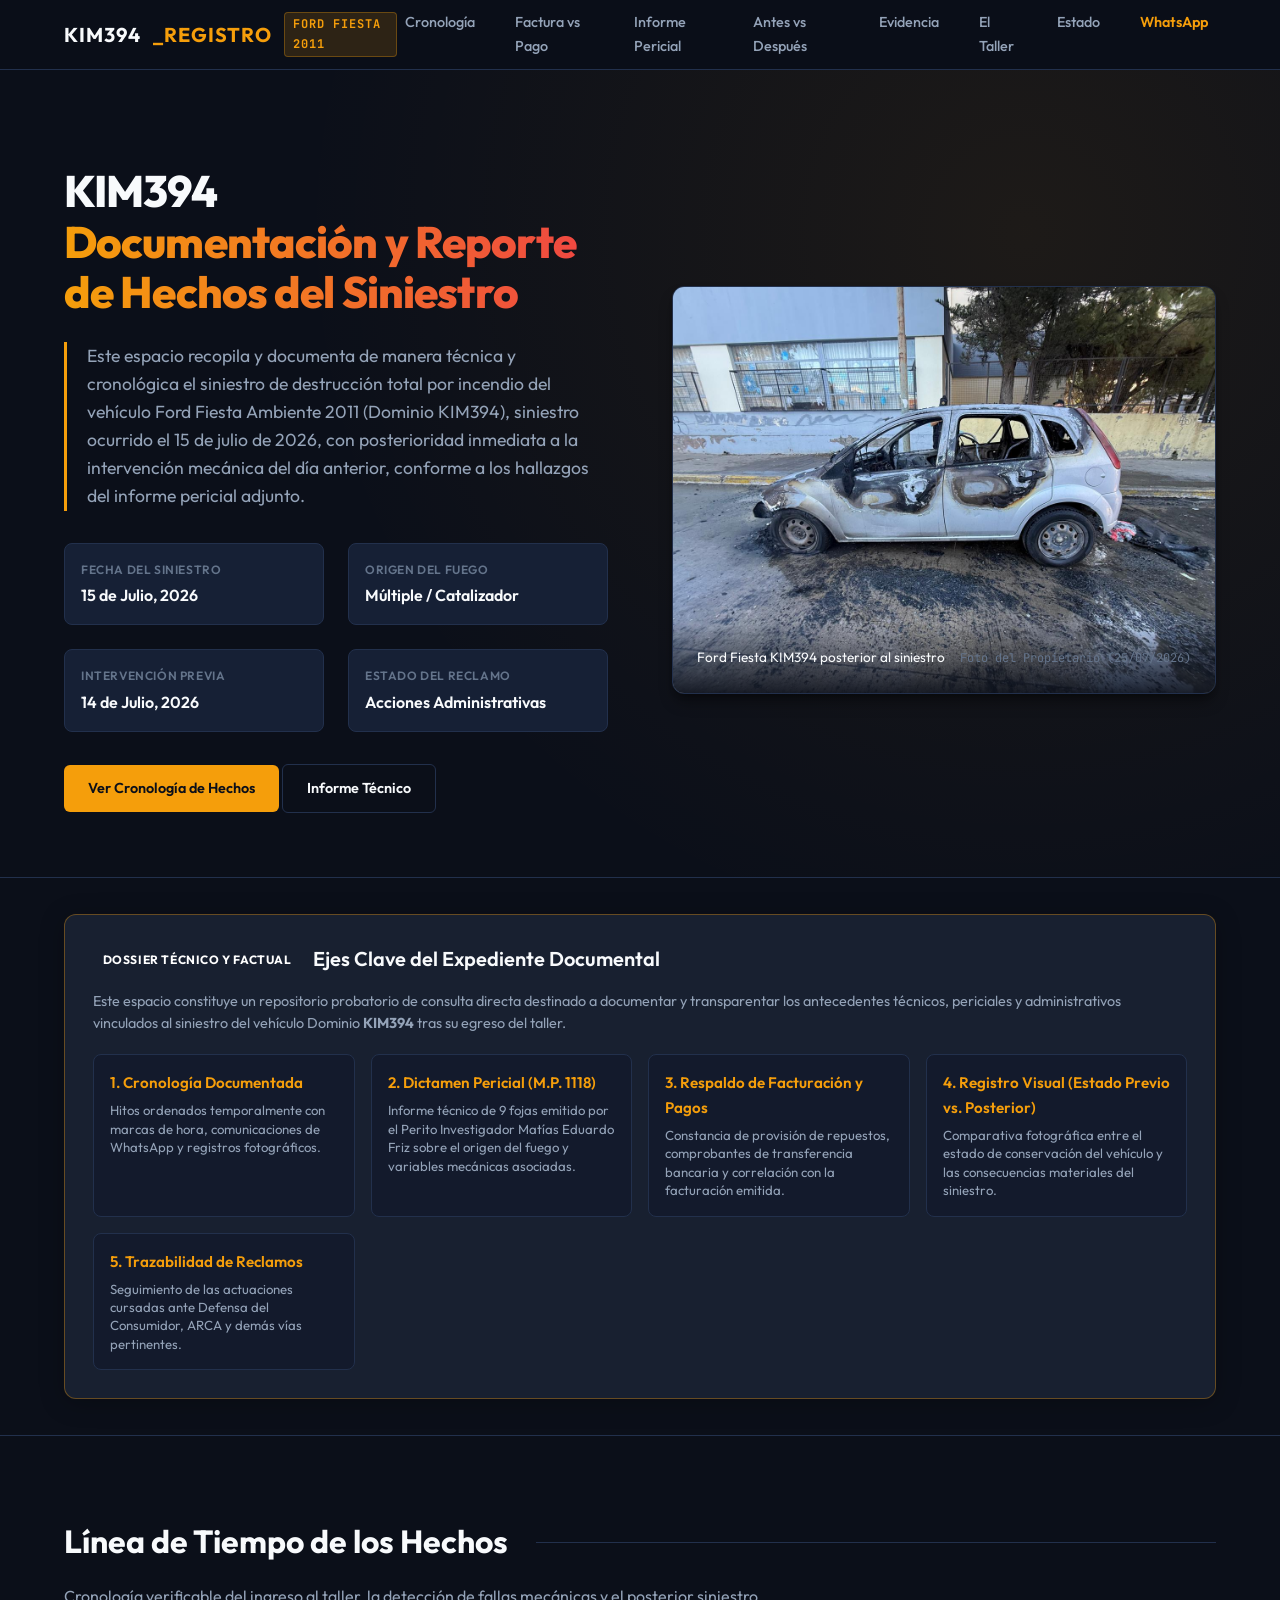
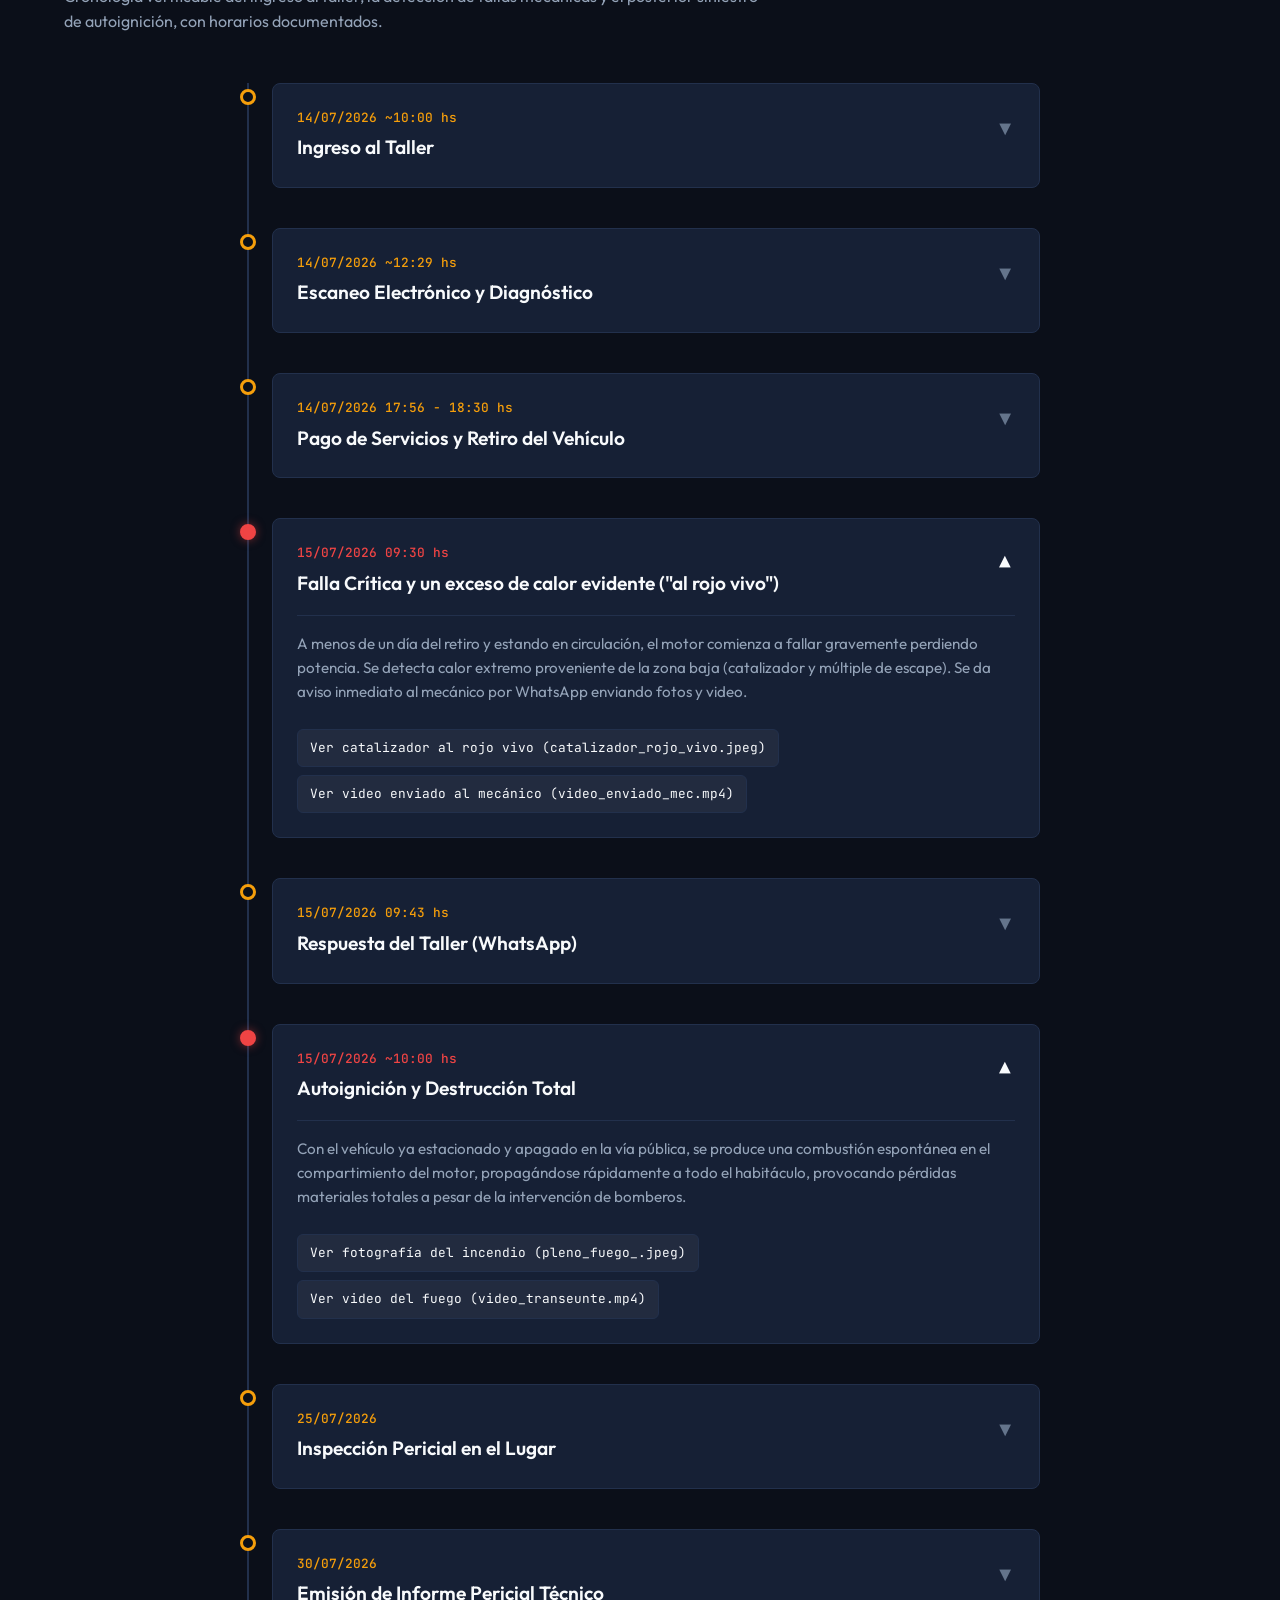
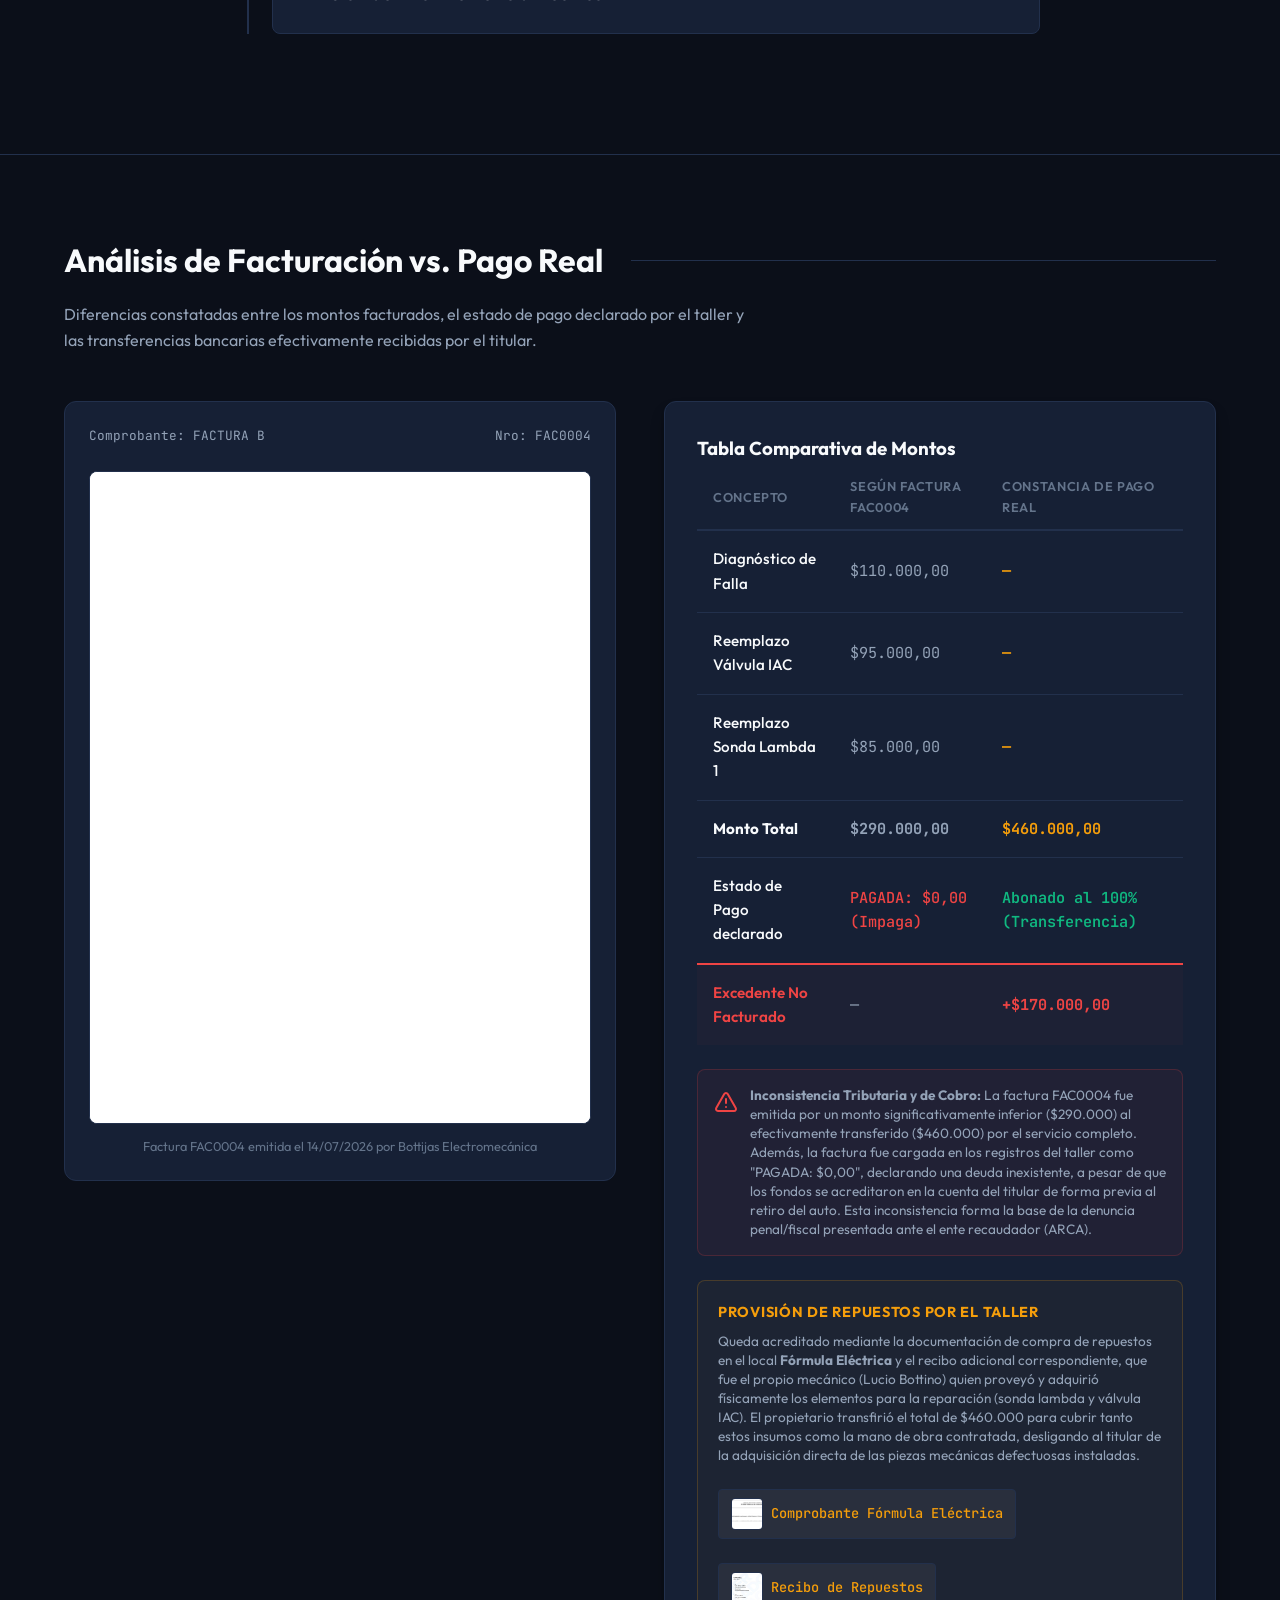
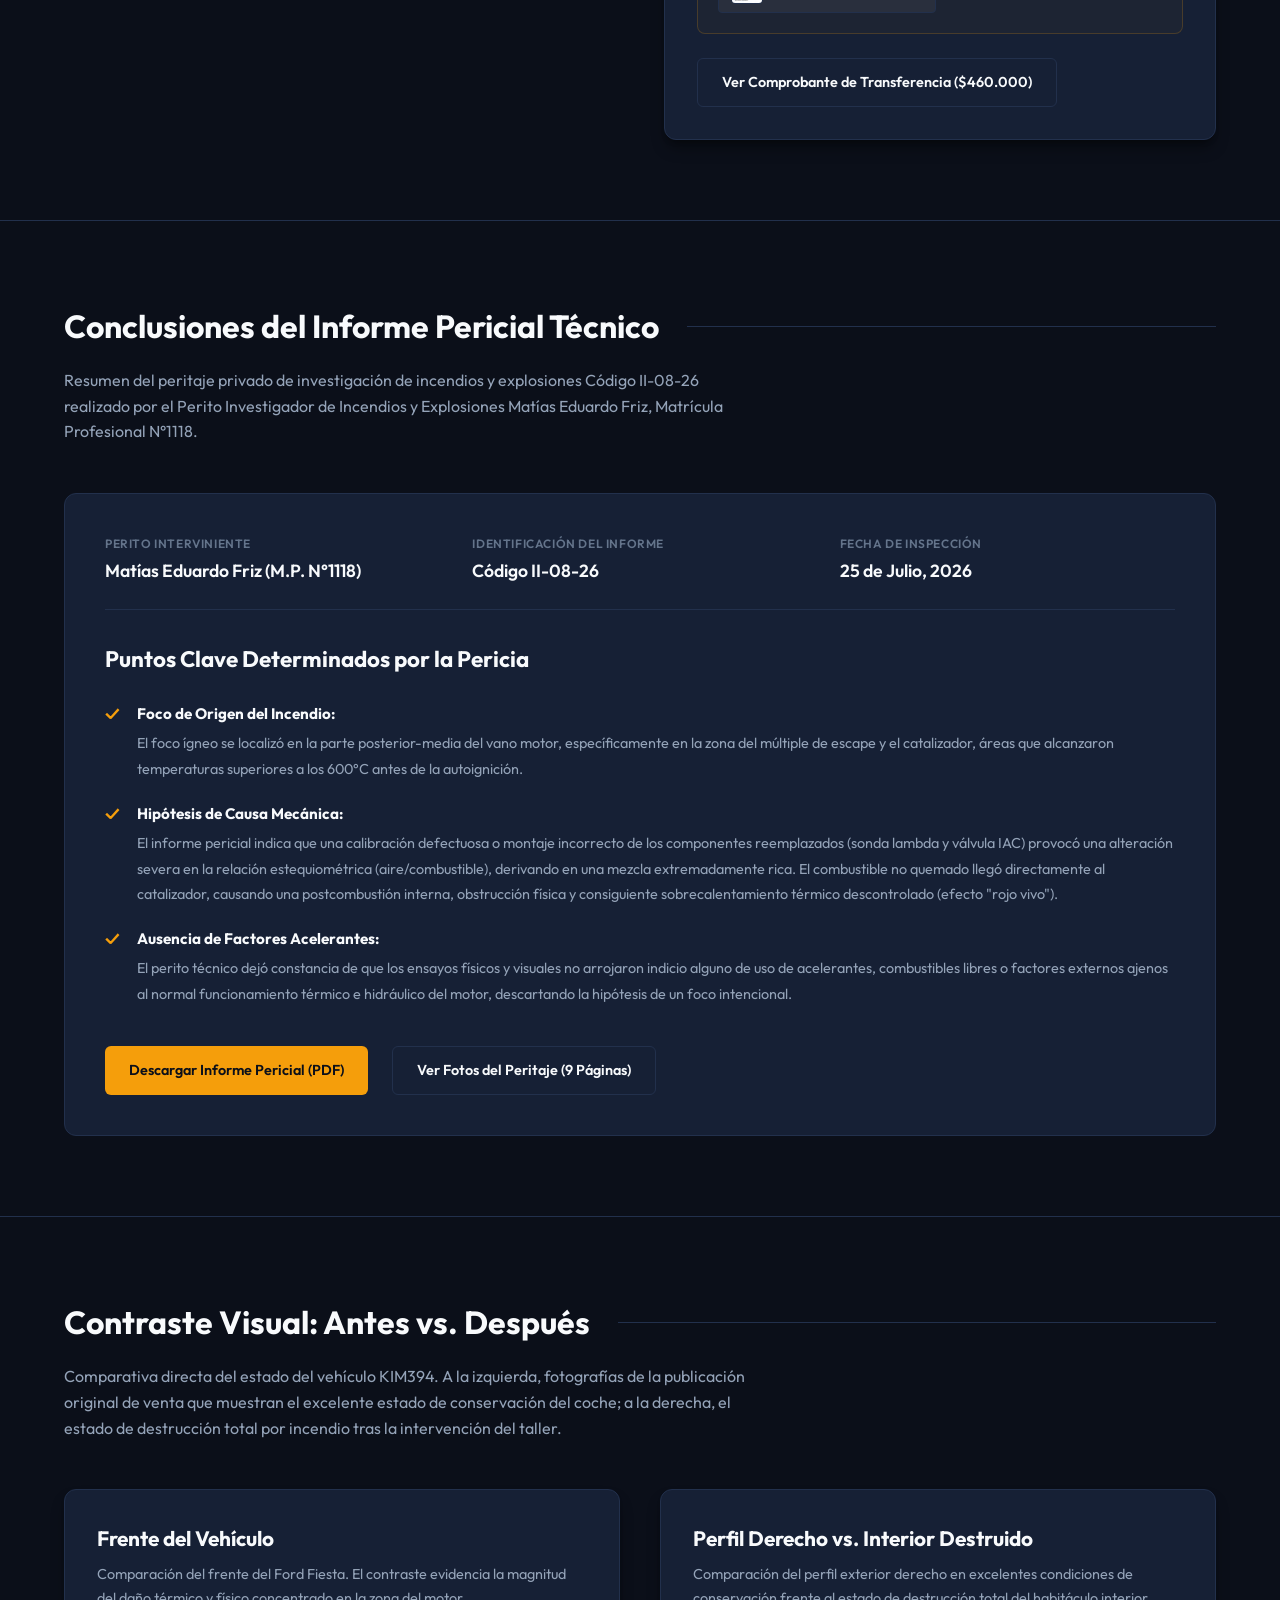
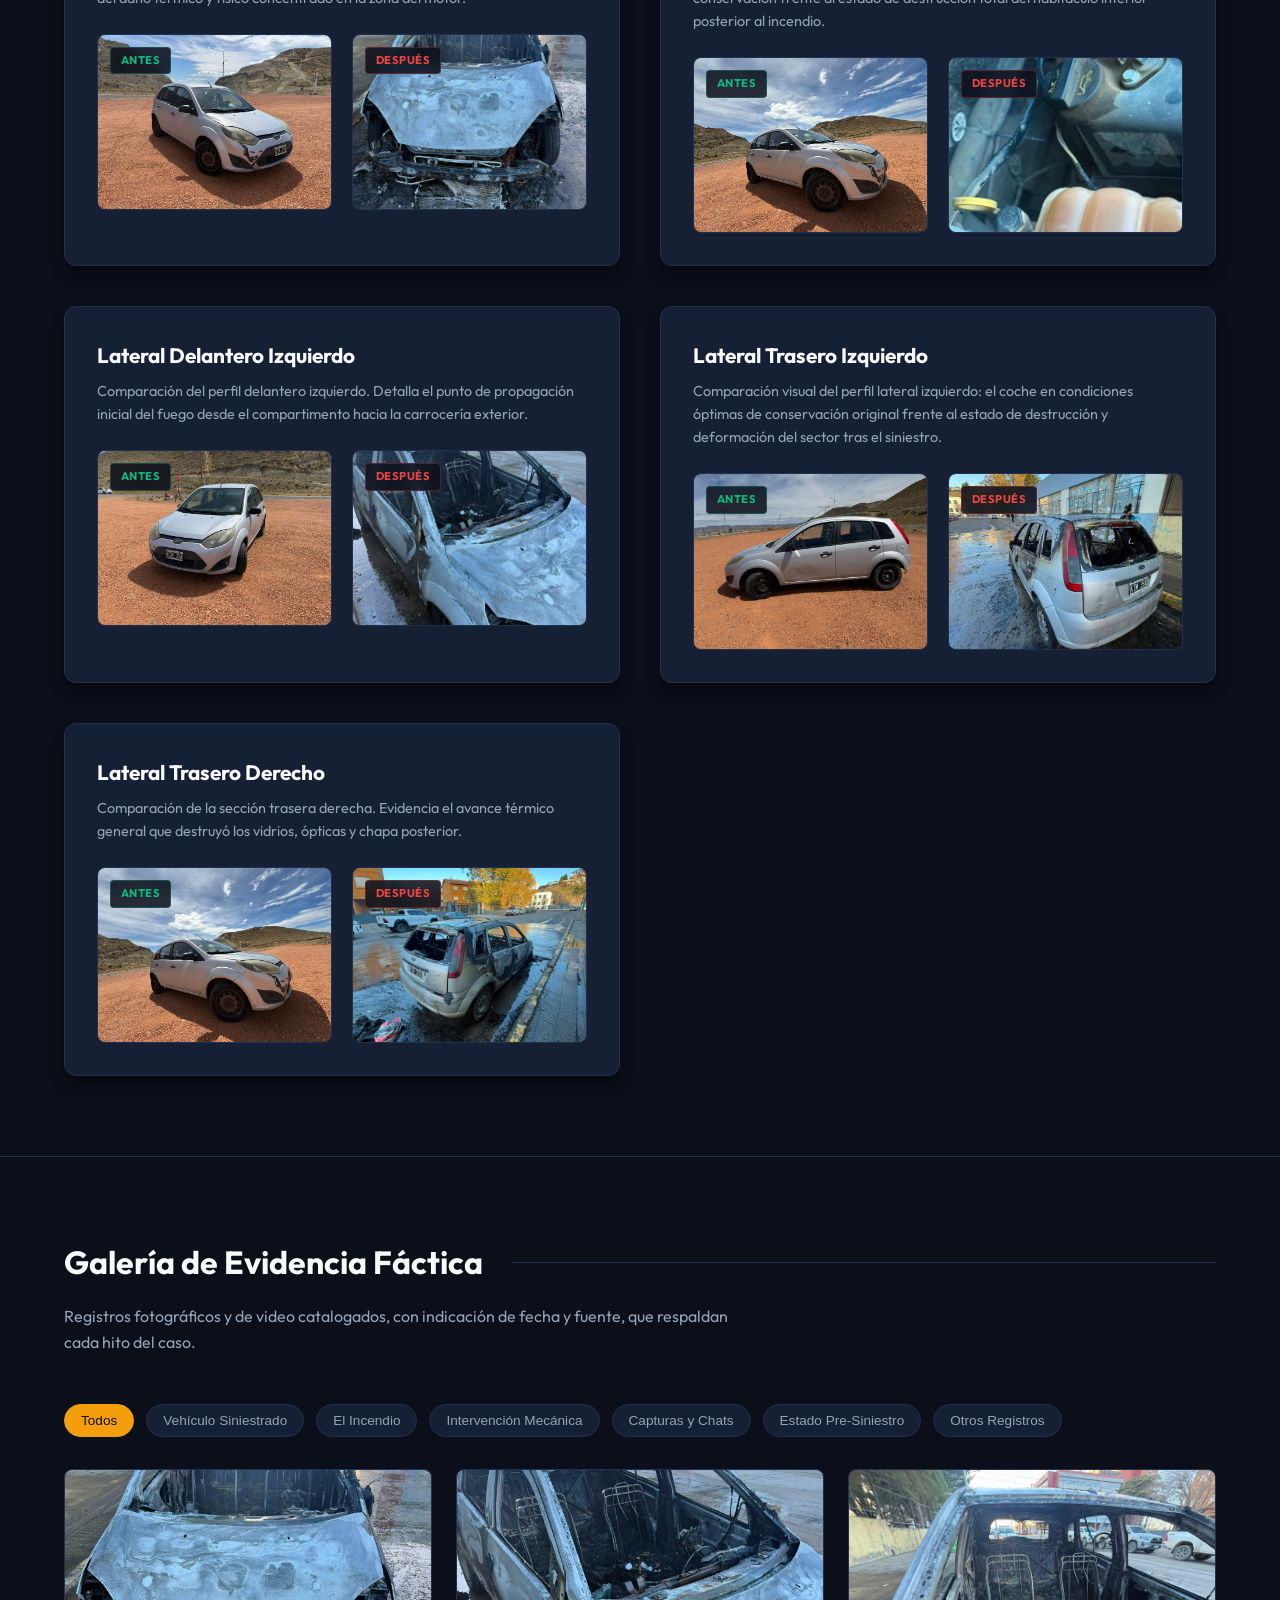
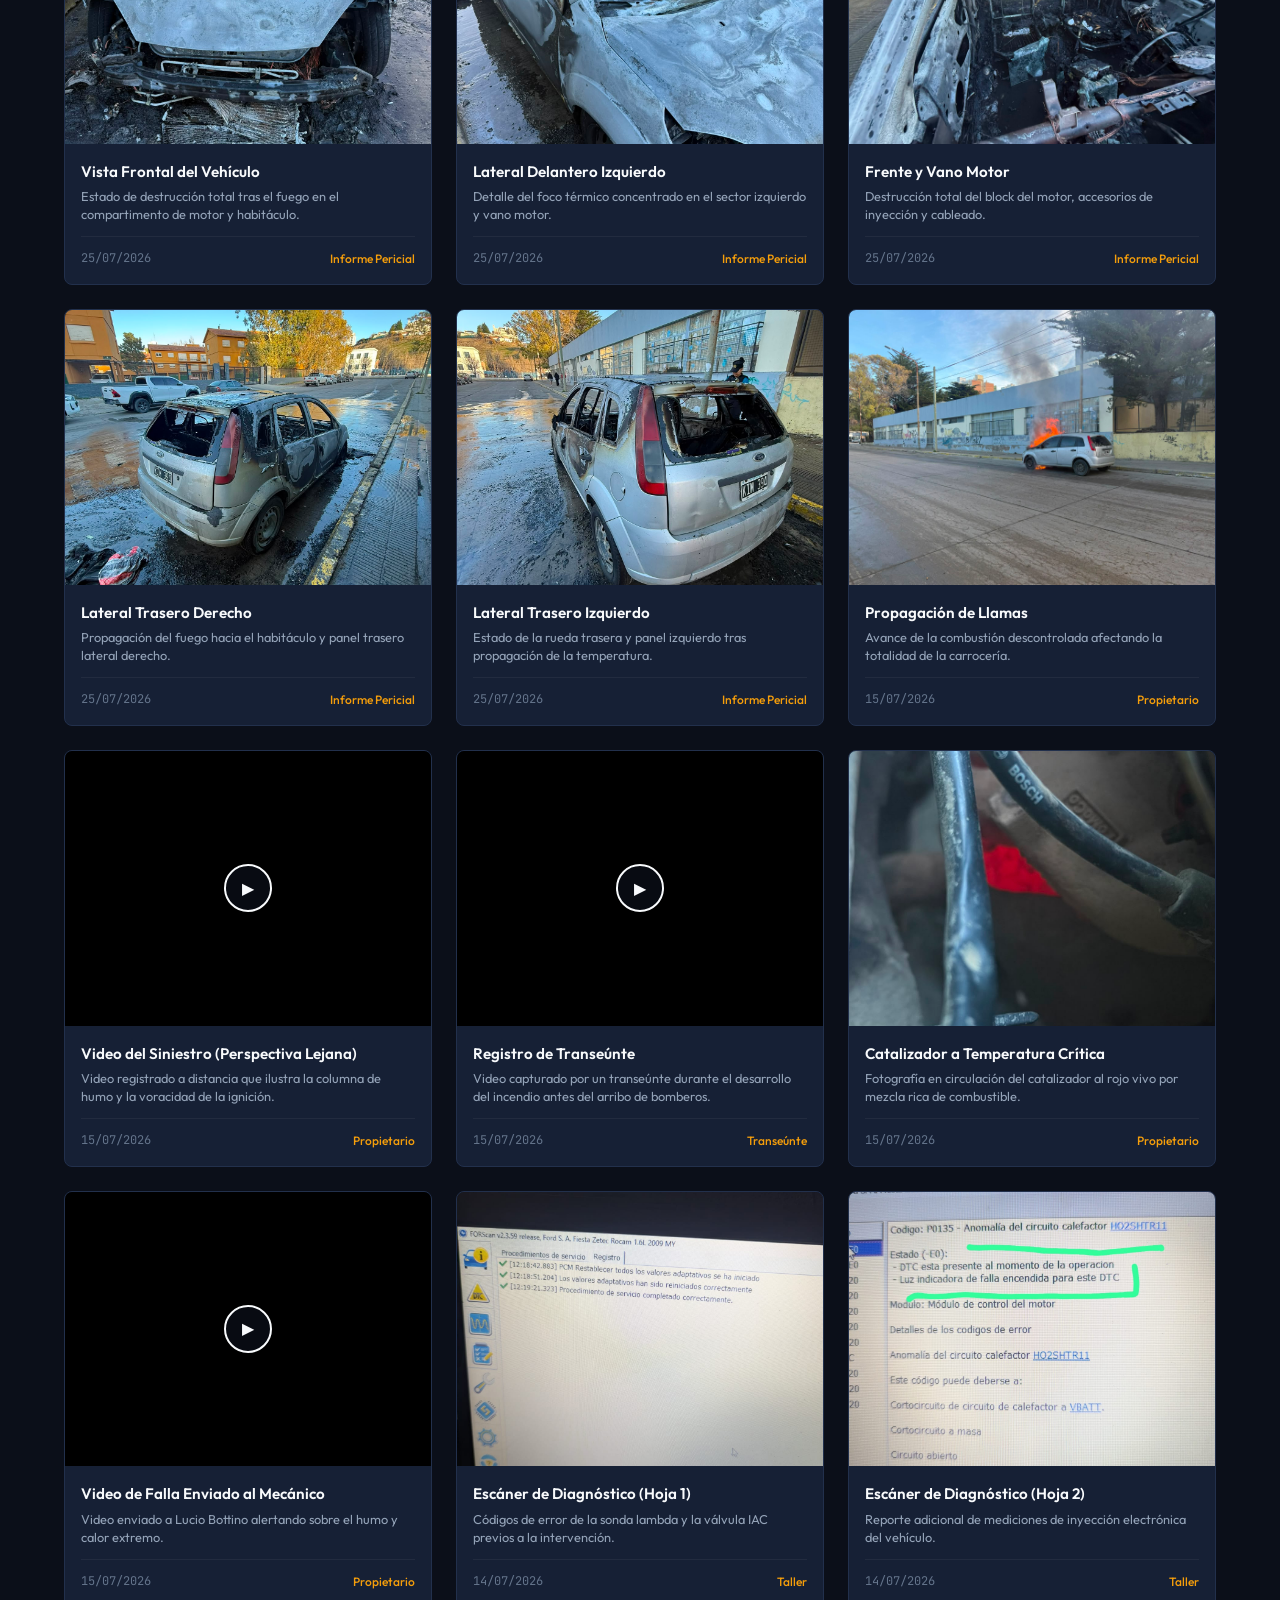
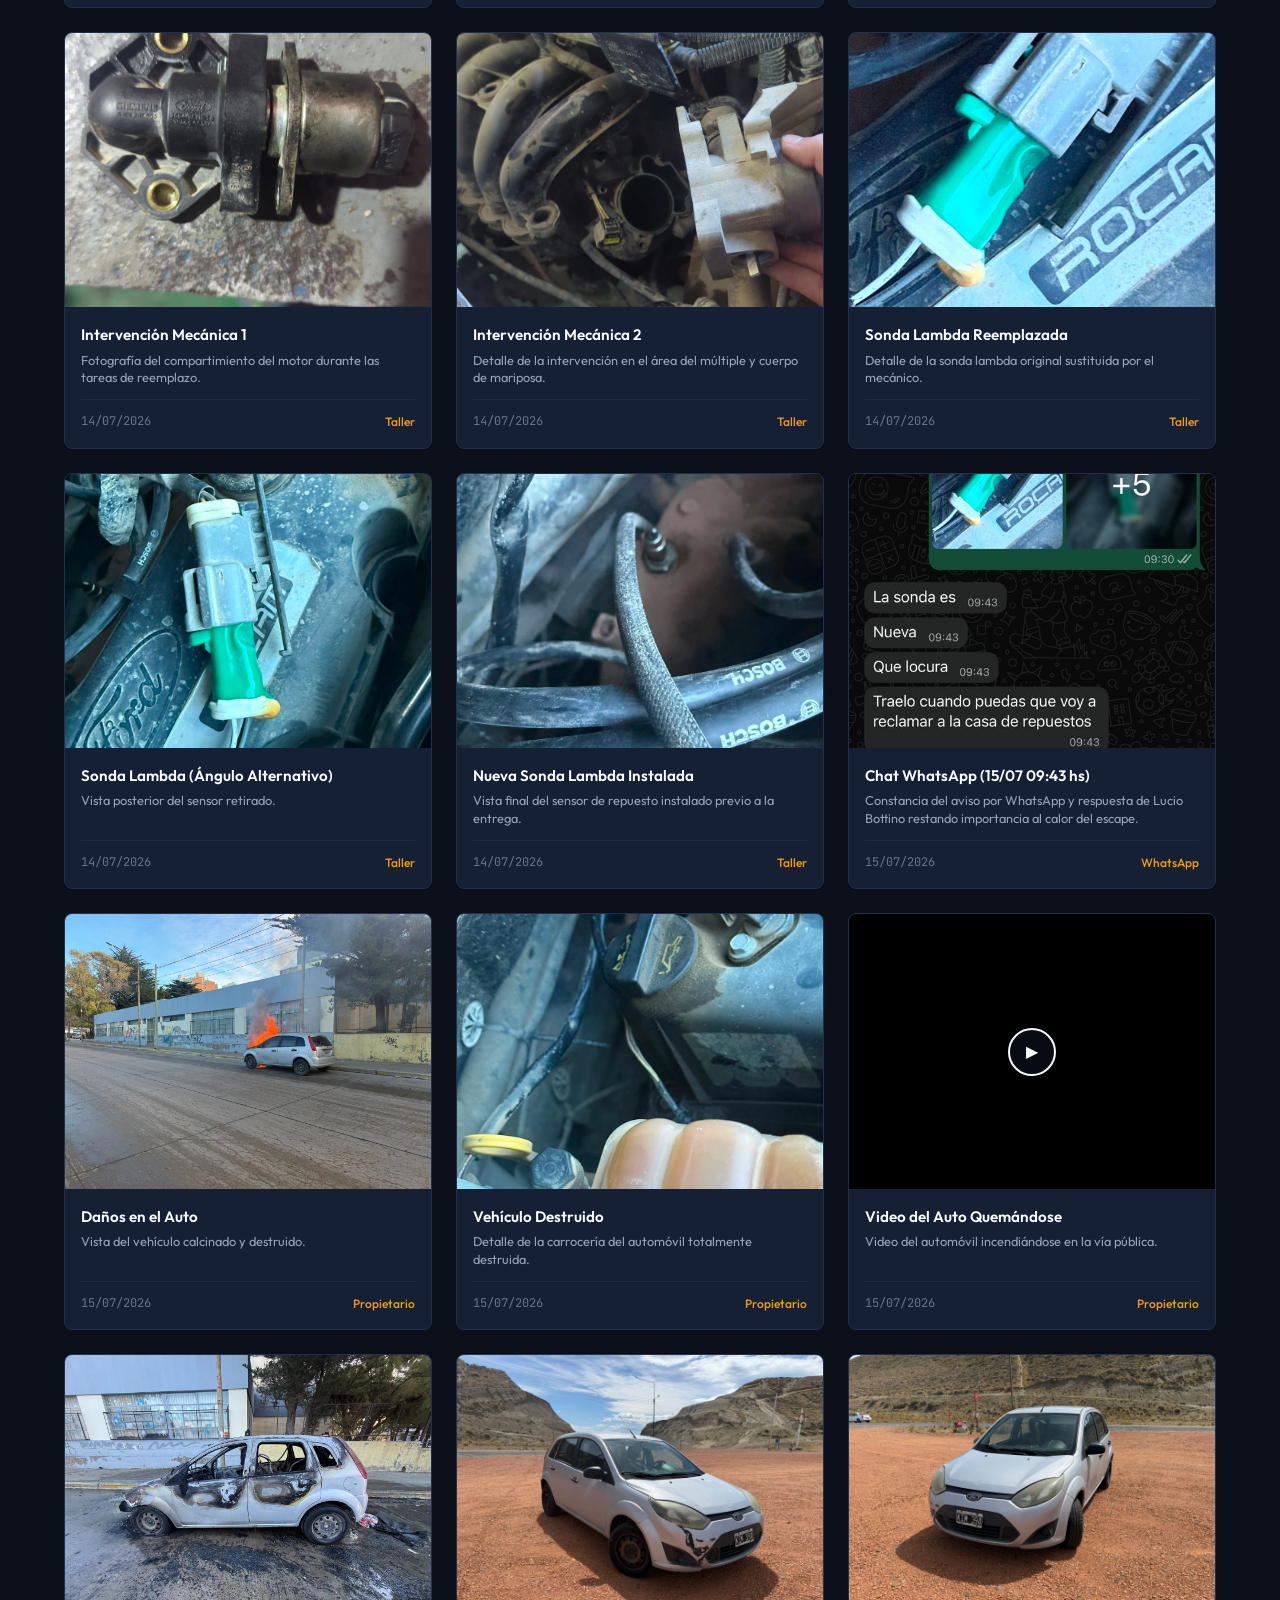
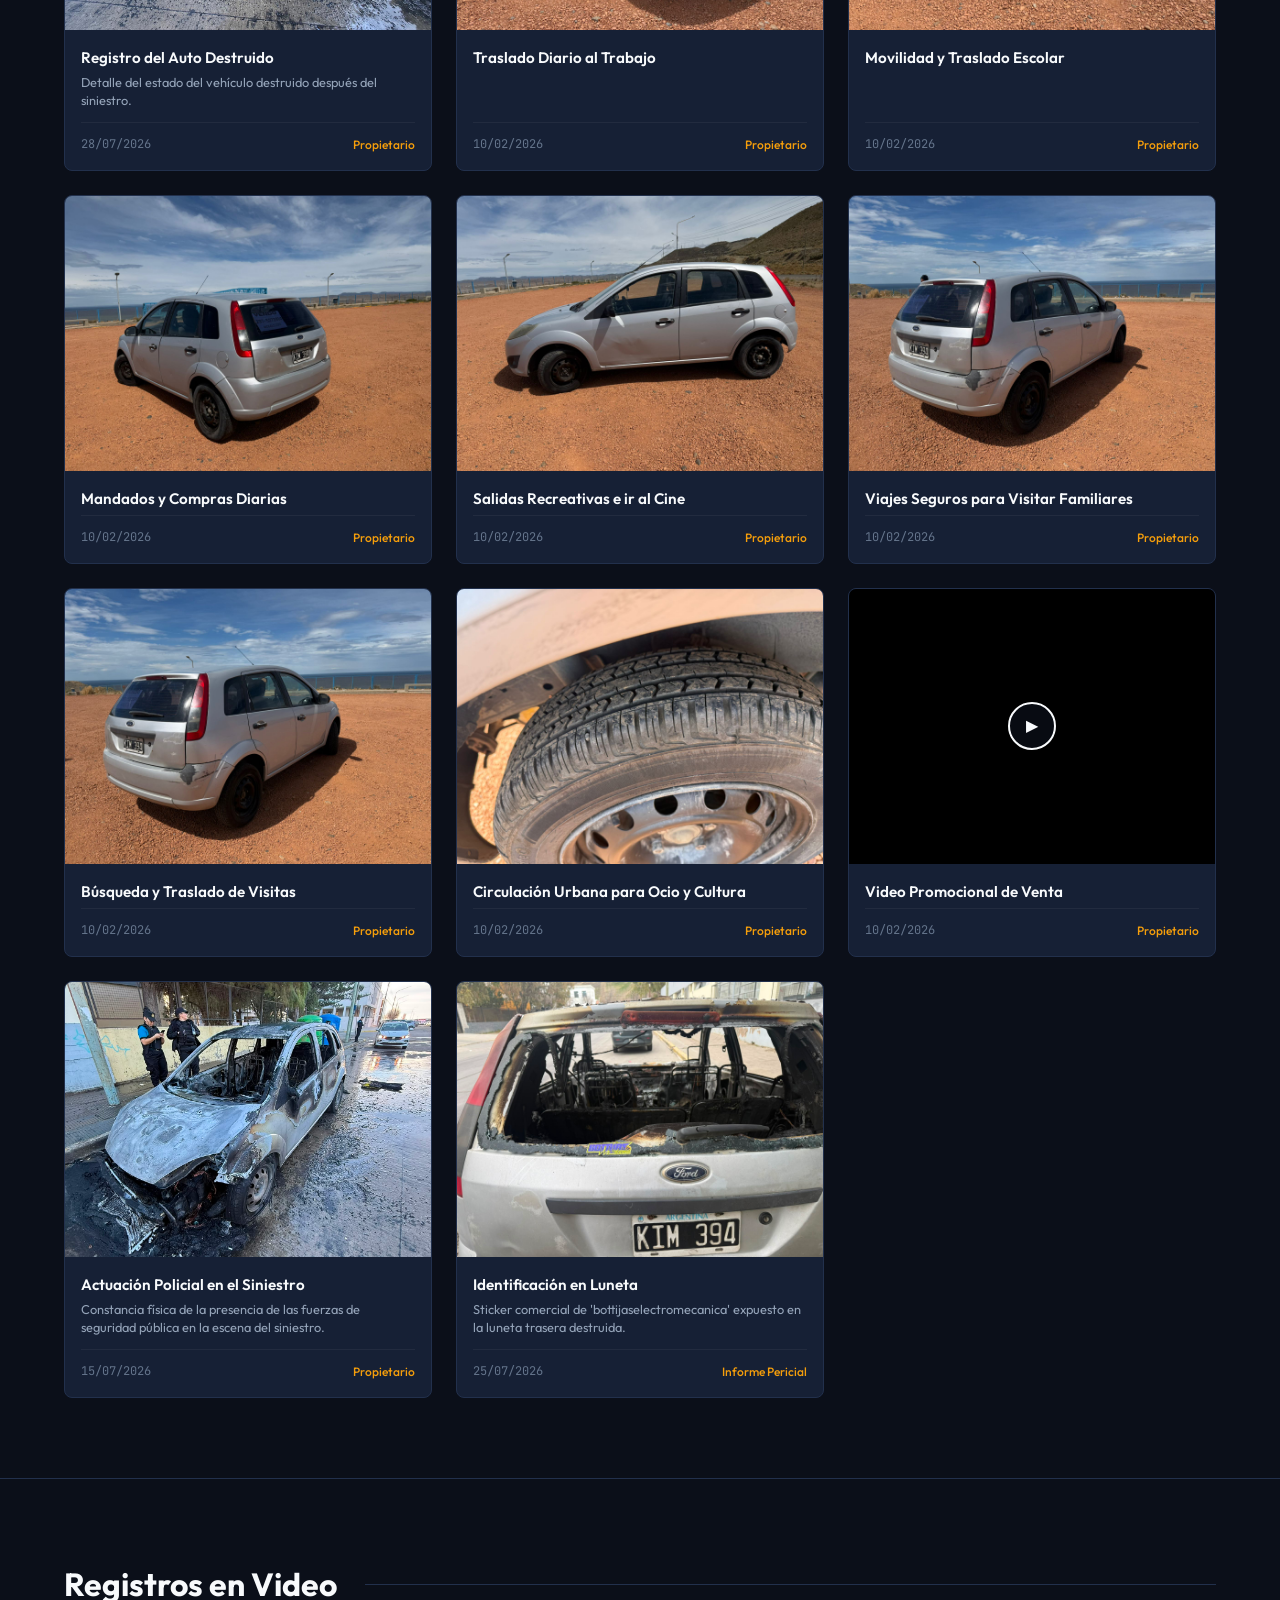
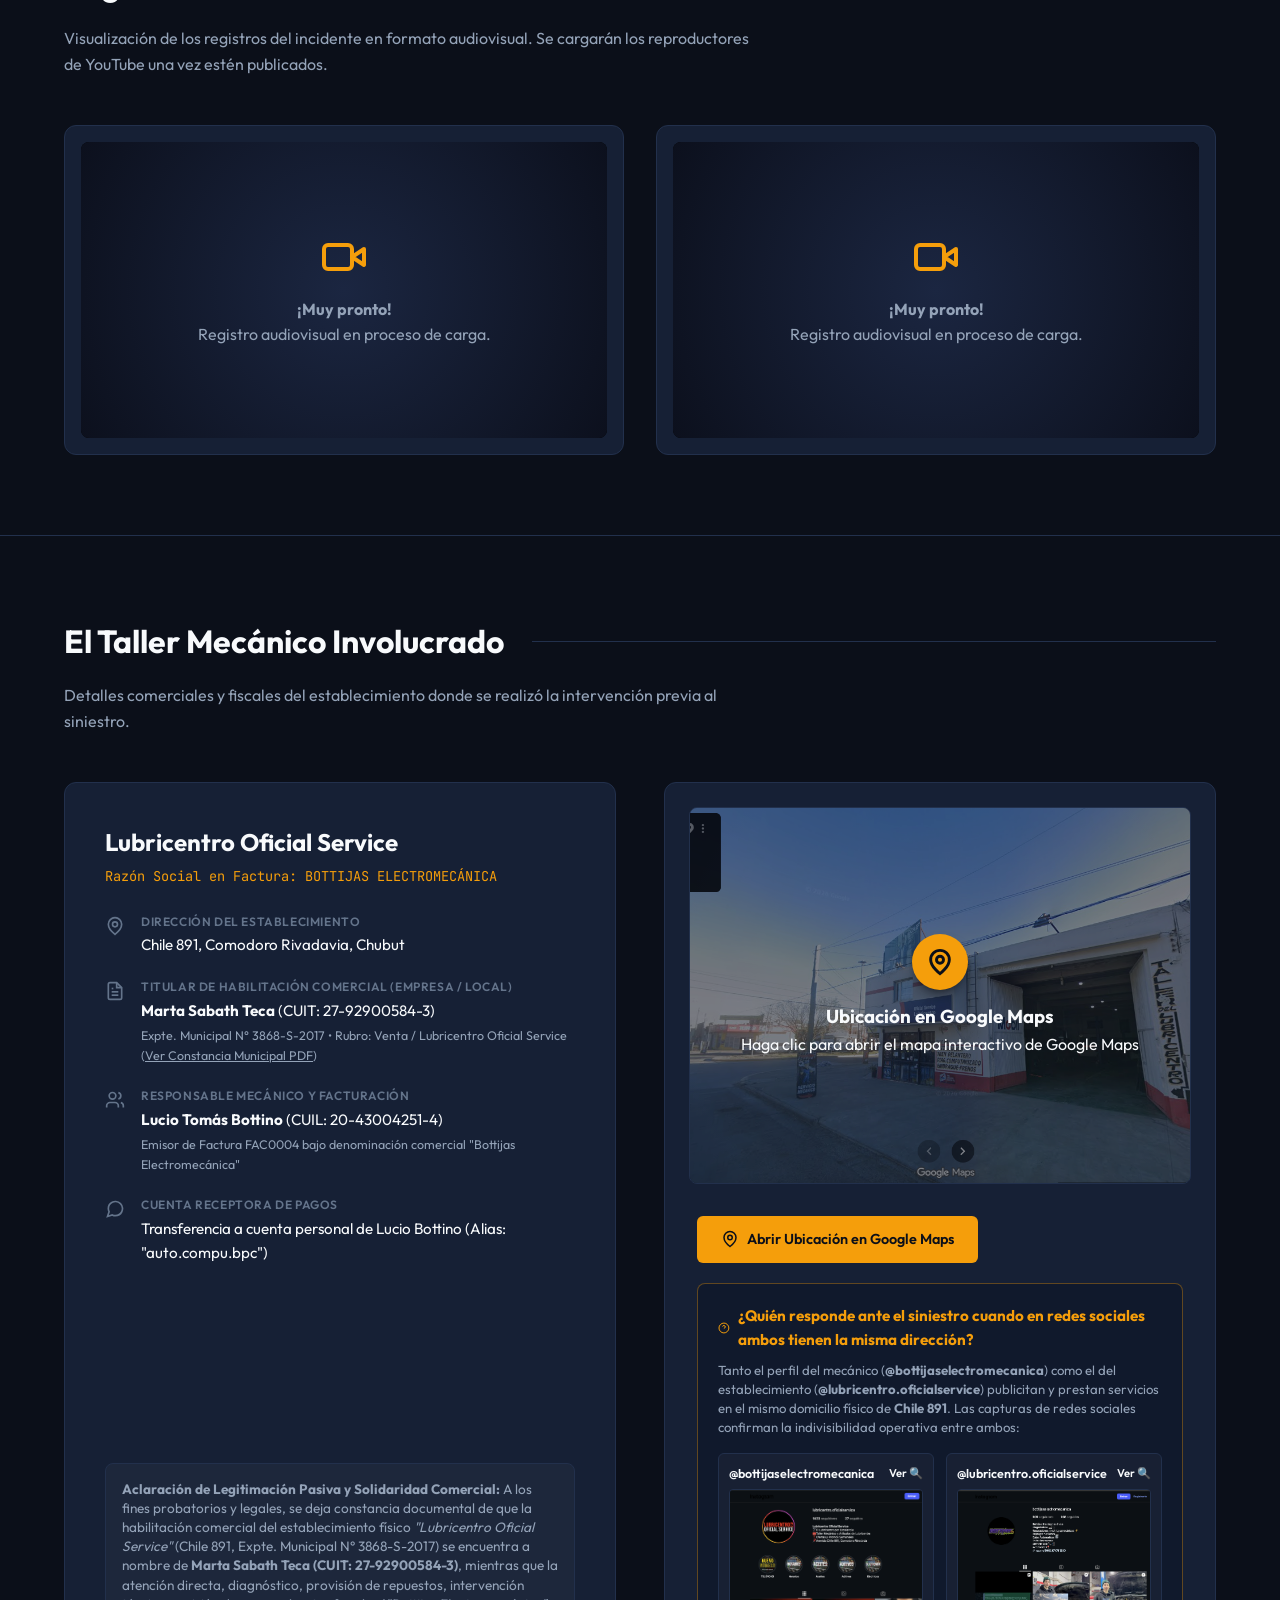
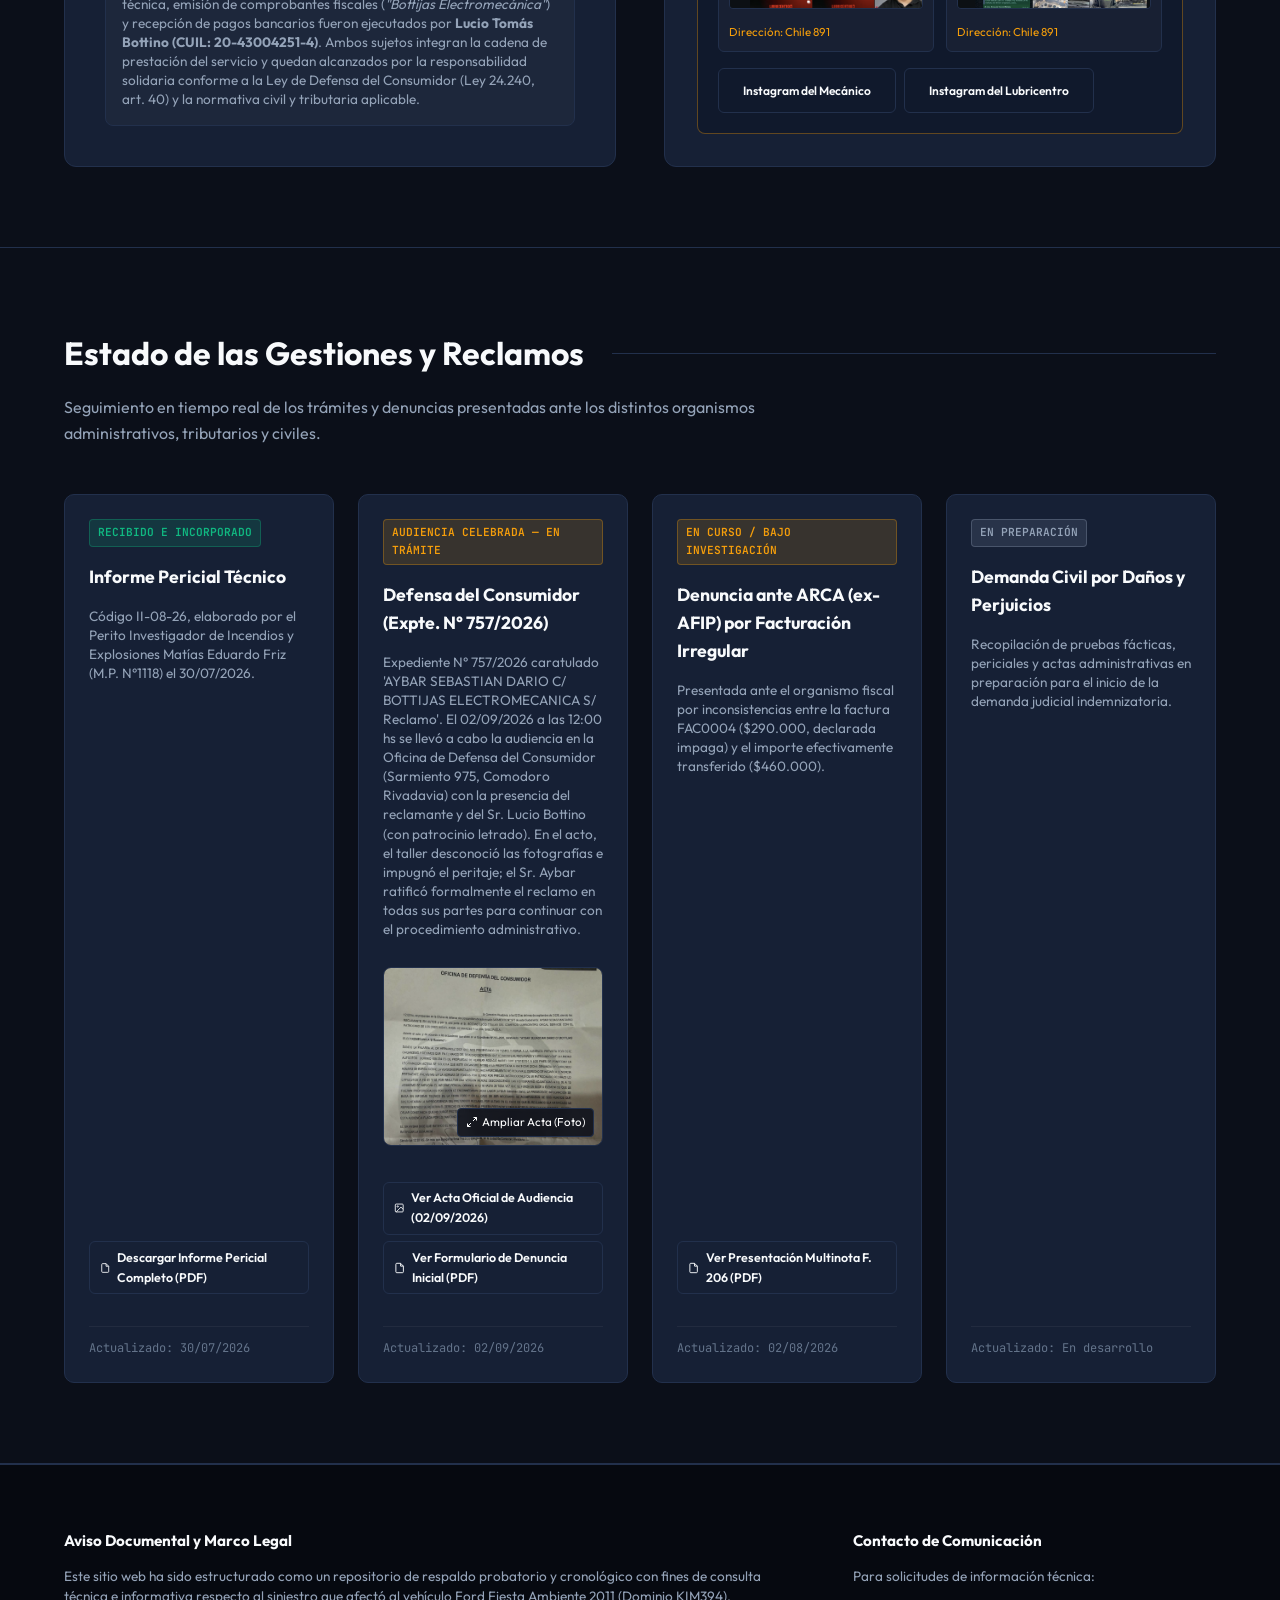
<file: index.html>
<!DOCTYPE html>
<html lang="es">
<head>
  <meta charset="UTF-8">
  <meta name="viewport" content="width=device-width, initial-scale=1.0">
  <title>KIM394 — Documentación y Reporte de Hechos del Siniestro</title>
  
  <!-- Privacy & No-Index Directives (Prevención de Indexación en Motores de Búsqueda) -->
  <meta name="robots" content="noindex, nofollow, noarchive, nosnippet, noimageindex">
  <meta name="googlebot" content="noindex, nofollow, noarchive, nosnippet, noimageindex">
  
  <!-- SEO & Technical Meta Tags -->
  <meta name="description" content="Registro documental cronológico, informe pericial técnico y evidencia fáctica sobre el incendio total del automóvil Ford Fiesta Ambiente 2011 (KIM394) tras una intervención mecánica.">
  <meta name="author" content="Propietario del Vehículo">
  
  <!-- Open Graph / Facebook -->
  <meta property="og:type" content="website">
  <meta property="og:title" content="KIM394 — Documentación y Reporte de Hechos del Siniestro">
  <meta property="og:description" content="Cronología verificable, conclusiones periciales y discrepancias de facturación sobre el incendio del Ford Fiesta 2011.">
  <meta property="og:image" content="media/frente_fordfiesta.jpeg">
  
  <!-- Twitter -->
  <meta property="twitter:card" content="summary_large_image">
  <meta property="twitter:title" content="KIM394 — Documentación y Reporte de Hechos del Siniestro">
  <meta property="twitter:description" content="Evidencia y documentación técnica del siniestro del Ford Fiesta KIM394.">
  <meta property="twitter:image" content="media/frente_fordfiesta.jpeg">

  <!-- Stylesheets -->
  <link rel="stylesheet" href="styles.css">
  
  <!-- Structured Data JSON-LD -->
  <script type="application/ld+json">
  {
    "@context": "https://schema.org",
    "@type": "ItemPage",
    "name": "KIM394 — Documentación y Reporte de Hechos del Siniestro",
    "description": "Registro documental cronológico, informe pericial técnico y evidencia fáctica sobre el incendio total del automóvil Ford Fiesta Ambiente 2011 (KIM394) tras una intervención mecánica.",
    "about": {
      "@type": "Thing",
      "name": "Siniestro Automotor Ford Fiesta KIM394",
      "description": "Caso de mala praxis mecánica, sobrecalentamiento térmico e incendio en Comodoro Rivadavia, Chubut."
    },
    "author": {
      "@type": "Person",
      "name": "Propietario del Vehículo KIM394"
    },
    "datePublished": "2026-08-04",
    "inLanguage": "es"
  }
  </script>
</head>
<body>

  <!-- Header -->
  <header>
    <div class="container">
      <a href="#" class="logo">
        KIM394<span>_REGISTRO</span>
        <span class="badge">FORD FIESTA 2011</span>
      </a>
      <nav id="main-nav">
        <a href="#cronologia">Cronología</a>
        <a href="#facturacion">Factura vs Pago</a>
        <a href="#peritaje">Informe Pericial</a>
        <a href="#contraste">Antes vs Después</a>
        <a href="#galeria">Evidencia</a>
        <a href="#taller">El Taller</a>
        <a href="#reclamo">Estado</a>
        <a href="whatsapp.html" style="color: var(--accent-amber); font-weight: 600;">WhatsApp</a>
      </nav>
    </div>
  </header>

  <!-- Hero Section -->
  <section class="hero" id="inicio">
    <div class="container hero-grid">
      <div class="hero-content">
        <h1>KIM394 <span>Documentación y Reporte de Hechos del Siniestro</span></h1>
        <p class="hero-summary">
          Este espacio recopila y documenta de manera técnica y cronológica el siniestro de destrucción total por incendio del vehículo Ford Fiesta Ambiente 2011 (Dominio KIM394), siniestro ocurrido el 15 de julio de 2026, con posterioridad inmediata a la intervención mecánica del día anterior, conforme a los hallazgos del informe pericial adjunto.
        </p>
        <div class="hero-meta">
          <div class="meta-item">
            <div class="meta-label">Fecha del Siniestro</div>
            <div class="meta-value">15 de Julio, 2026</div>
          </div>
          <div class="meta-item">
            <div class="meta-label">Origen del Fuego</div>
            <div class="meta-value">Múltiple / Catalizador</div>
          </div>
          <div class="meta-item">
            <div class="meta-label">Intervención Previa</div>
            <div class="meta-value">14 de Julio, 2026</div>
          </div>
          <div class="meta-item">
            <div class="meta-label">Estado del Reclamo</div>
            <div class="meta-value">Acciones Administrativas</div>
          </div>
        </div>
        <div class="hero-actions">
          <a href="#cronologia" class="btn btn-primary">Ver Cronología de Hechos</a>
          <a href="#peritaje" class="btn btn-secondary">Informe Técnico</a>
        </div>
      </div>
      <div class="hero-image-container">
        <img src="media/portada_auto.jpeg" alt="Fotografía del frente del automóvil Ford Fiesta KIM394 totalmente incendiado en el lugar del siniestro" id="hero-img">
        <div class="hero-image-overlay">
          <span class="hero-image-caption">Ford Fiesta KIM394 posterior al siniestro</span>
          <span class="hero-image-source">Foto del Propietario (25/07/2026)</span>
        </div>
      </div>
    </div>
  </section>

  <!-- Resumen Ejecutivo del Dossier -->
  <section id="resumen-ejecutivo" class="executive-summary-section" style="padding: 2.25rem 0; background: var(--bg-surface); border-bottom: 1px solid var(--border-color);">
    <div class="container">
      <div style="background: rgba(30, 41, 59, 0.7); border: 1px solid rgba(245, 158, 11, 0.35); border-radius: 12px; padding: 1.75rem; box-shadow: 0 4px 24px rgba(0, 0, 0, 0.25);">
        <div style="display: flex; align-items: center; gap: 0.75rem; margin-bottom: 1rem;">
          <span style="background: var(--accent-orange); color: #fff; font-size: 0.75rem; font-weight: 700; padding: 0.25rem 0.6rem; border-radius: 4px; text-transform: uppercase; letter-spacing: 0.05em;">Dossier Técnico y Factual</span>
          <h2 style="font-size: 1.25rem; font-weight: 600; margin: 0; color: var(--text-primary);">Ejes Clave del Expediente Documental</h2>
        </div>
        <p style="font-size: 0.9rem; color: var(--text-secondary); line-height: 1.5; margin-bottom: 1.25rem;">
          Este espacio constituye un repositorio probatorio de consulta directa destinado a documentar y transparentar los antecedentes técnicos, periciales y administrativos vinculados al siniestro del vehículo Dominio <strong>KIM394</strong> tras su egreso del taller.
        </p>
        <div style="display: grid; grid-template-columns: repeat(auto-fit, minmax(210px, 1fr)); gap: 1rem;">
          <div style="background: rgba(15, 23, 42, 0.6); padding: 1rem; border-radius: 8px; border: 1px solid var(--border-color);">
            <div style="font-weight: 600; color: var(--accent-amber); margin-bottom: 0.35rem; font-size: 0.95rem;">1. Cronología Documentada</div>
            <div style="font-size: 0.825rem; color: var(--text-secondary); line-height: 1.4;">Hitos ordenados temporalmente con marcas de hora, comunicaciones de WhatsApp y registros fotográficos.</div>
          </div>
          <div style="background: rgba(15, 23, 42, 0.6); padding: 1rem; border-radius: 8px; border: 1px solid var(--border-color);">
            <div style="font-weight: 600; color: var(--accent-amber); margin-bottom: 0.35rem; font-size: 0.95rem;">2. Dictamen Pericial (M.P. 1118)</div>
            <div style="font-size: 0.825rem; color: var(--text-secondary); line-height: 1.4;">Informe técnico de 9 fojas emitido por el Perito Investigador Matías Eduardo Friz sobre el origen del fuego y variables mecánicas asociadas.</div>
          </div>
          <div style="background: rgba(15, 23, 42, 0.6); padding: 1rem; border-radius: 8px; border: 1px solid var(--border-color);">
            <div style="font-weight: 600; color: var(--accent-amber); margin-bottom: 0.35rem; font-size: 0.95rem;">3. Respaldo de Facturación y Pagos</div>
            <div style="font-size: 0.825rem; color: var(--text-secondary); line-height: 1.4;">Constancia de provisión de repuestos, comprobantes de transferencia bancaria y correlación con la facturación emitida.</div>
          </div>
          <div style="background: rgba(15, 23, 42, 0.6); padding: 1rem; border-radius: 8px; border: 1px solid var(--border-color);">
            <div style="font-weight: 600; color: var(--accent-amber); margin-bottom: 0.35rem; font-size: 0.95rem;">4. Registro Visual (Estado Previo vs. Posterior)</div>
            <div style="font-size: 0.825rem; color: var(--text-secondary); line-height: 1.4;">Comparativa fotográfica entre el estado de conservación del vehículo y las consecuencias materiales del siniestro.</div>
          </div>
          <div style="background: rgba(15, 23, 42, 0.6); padding: 1rem; border-radius: 8px; border: 1px solid var(--border-color);">
            <div style="font-weight: 600; color: var(--accent-amber); margin-bottom: 0.35rem; font-size: 0.95rem;">5. Trazabilidad de Reclamos</div>
            <div style="font-size: 0.825rem; color: var(--text-secondary); line-height: 1.4;">Seguimiento de las actuaciones cursadas ante Defensa del Consumidor, ARCA y demás vías pertinentes.</div>
          </div>
        </div>
      </div>
    </div>
  </section>

  <!-- Timeline Section -->
  <section id="cronologia">
    <div class="container">
      <h2 class="section-title">Línea de Tiempo de los Hechos</h2>
      <p class="section-subtitle">Cronología verificable del ingreso al taller, la detección de fallas mecánicas y el posterior siniestro de autoignición, con horarios documentados.</p>
      
      <div class="timeline-container">
        <!-- Event 1 -->
        <div class="timeline-item" data-index="0">
          <div class="timeline-marker"></div>
          <div class="timeline-card">
            <div class="timeline-header">
              <div class="timeline-meta">
                <span class="timeline-date">14/07/2026 ~10:00 hs</span>
                <h3 class="timeline-title">Ingreso al Taller</h3>
              </div>
              <div class="timeline-toggle-icon">▼</div>
            </div>
            <div class="timeline-content">
              <div class="timeline-detail">
                El vehículo Ford Fiesta (KIM394) ingresa al establecimiento comercial "Lubricentro Oficial Service" (habilitación a nombre de Marta Sabath Teca, bajo atención mecánica directa de Lucio Tomás Bottino / "Bottijas Electromecánica") bajo turno acordado previamente, para resolver fallas en el ralentí del motor.
              </div>
              <div style="display: flex; gap: 0.75rem; flex-wrap: wrap; margin-top: 1rem;">
                <a href="#" class="timeline-evidence-link" data-media="media/local_taller_mecanico.png" data-title="Fachada del Taller (Vista 1)" data-desc="Fachada del Lubricentro Oficial Service / Bottijas Electromecánica donde ingresó el vehículo KIM394." data-date="14/07/2026" style="display: flex; align-items: center; gap: 0.6rem; text-decoration: none; color: var(--accent-orange); font-size: 0.85rem; font-weight: 500; background: rgba(255,255,255,0.05); padding: 0.5rem 0.75rem; border-radius: 6px; border: 1px solid var(--border-color); transition: all 0.2s ease;">
                  <img src="media/local_taller_mecanico.png" alt="Fachada del taller mecánico 1" style="width: 48px; height: 48px; object-fit: cover; border-radius: 4px; border: 1px solid var(--border-color);">
                  <span>Fachada del Taller 1</span>
                </a>
                <a href="#" class="timeline-evidence-link" data-media="media/local_taller_mecanico2.png" data-title="Fachada del Taller (Vista 2)" data-desc="Segunda perspectiva de la fachada del taller mecánico involucrado en la intervención." data-date="14/07/2026" style="display: flex; align-items: center; gap: 0.6rem; text-decoration: none; color: var(--accent-orange); font-size: 0.85rem; font-weight: 500; background: rgba(255,255,255,0.05); padding: 0.5rem 0.75rem; border-radius: 6px; border: 1px solid var(--border-color); transition: all 0.2s ease;">
                  <img src="media/local_taller_mecanico2.png" alt="Fachada del taller mecánico 2" style="width: 48px; height: 48px; object-fit: cover; border-radius: 4px; border: 1px solid var(--border-color);">
                  <span>Fachada del Taller 2</span>
                </a>
              </div>
            </div>
          </div>
        </div>

        <!-- Event 2 -->
        <div class="timeline-item" data-index="1">
          <div class="timeline-marker"></div>
          <div class="timeline-card">
            <div class="timeline-header">
              <div class="timeline-meta">
                <span class="timeline-date">14/07/2026 ~12:29 hs</span>
                <h3 class="timeline-title">Escaneo Electrónico y Diagnóstico</h3>
              </div>
              <div class="timeline-toggle-icon">▼</div>
            </div>
            <div class="timeline-content">
              <div class="timeline-detail">
                Se realiza el escaneo computarizado del vehículo. El diagnóstico arroja fallas en la sonda lambda 1 (sensor de oxígeno) y la válvula de control de aire de ralentí (válvula IAC). Se presupuesta el reemplazo de ambos repuestos.
              </div>
              <a href="#" class="timeline-evidence-link" data-media="media/00000014-PHOTO-2026-07-14-12-29-04.jpg">
                Ver escáner - diagnóstico 1 (00000014-PHOTO...)
              </a>
              <a href="#" class="timeline-evidence-link" data-media="media/00000015-PHOTO-2026-07-14-12-29-04.jpg">
                Ver escáner - diagnóstico 2 (00000015-PHOTO...)
              </a>
              <a href="#" class="timeline-evidence-link" data-media="media/00000028-PHOTO-2026-07-14-14-09-38.jpg">
                Ver desarme - vano motor 1 (00000028-PHOTO...)
              </a>
              <a href="#" class="timeline-evidence-link" data-media="media/00000030-PHOTO-2026-07-14-14-10-10.jpg">
                Ver desarme - vano motor 2 (00000030-PHOTO...)
              </a>
            </div>
          </div>
        </div>

        <!-- Event 3 -->
        <div class="timeline-item" data-index="2">
          <div class="timeline-marker"></div>
          <div class="timeline-card">
            <div class="timeline-header">
              <div class="timeline-meta">
                <span class="timeline-date">14/07/2026 17:56 - 18:30 hs</span>
                <h3 class="timeline-title">Pago de Servicios y Retiro del Vehículo</h3>
              </div>
              <div class="timeline-toggle-icon">▼</div>
            </div>
            <div class="timeline-content">
              <div class="timeline-detail">
                Se abona un total de $460.000 mediante transferencia bancaria (conceptos de mano de obra y repuestos) al CBU de Lucio Tomas Bottino. El propietario retira el vehículo con la garantía verbal por parte del mecánico de que el auto "quedó 10 puntos".
              </div>
              <a href="#" class="timeline-evidence-link" data-media="media/PAGO_SERVICIOS_DARIO.png">
                Ver comprobante de pago (PAGO_SERVICIOS_DARIO.png)
              </a>
            </div>
          </div>
        </div>

        <!-- Event 4 -->
        <div class="timeline-item critical" data-index="3">
          <div class="timeline-marker"></div>
          <div class="timeline-card">
            <div class="timeline-header">
              <div class="timeline-meta">
                <span class="timeline-date">15/07/2026 09:30 hs</span>
                <h3 class="timeline-title">Falla Crítica y un exceso de calor evidente ("al rojo vivo")</h3>
              </div>
              <div class="timeline-toggle-icon">▼</div>
            </div>
            <div class="timeline-content">
              <div class="timeline-detail">
                A menos de un día del retiro y estando en circulación, el motor comienza a fallar gravemente perdiendo potencia. Se detecta calor extremo proveniente de la zona baja (catalizador y múltiple de escape). Se da aviso inmediato al mecánico por WhatsApp enviando fotos y video.
              </div>
              <a href="#" class="timeline-evidence-link" data-media="media/catalizador_rojo_vivo.jpeg">
                Ver catalizador al rojo vivo (catalizador_rojo_vivo.jpeg)
              </a>
              <a href="#" class="timeline-evidence-link" data-media="media/video_enviado_mec.mp4">
                Ver video enviado al mecánico (video_enviado_mec.mp4)
              </a>
            </div>
          </div>
        </div>

        <!-- Event 5 -->
        <div class="timeline-item" data-index="4">
          <div class="timeline-marker"></div>
          <div class="timeline-card">
            <div class="timeline-header">
              <div class="timeline-meta">
                <span class="timeline-date">15/07/2026 09:43 hs</span>
                <h3 class="timeline-title">Respuesta del Taller (WhatsApp)</h3>
              </div>
              <div class="timeline-toggle-icon">▼</div>
            </div>
            <div class="timeline-content">
              <div class="timeline-detail">
                El taller responde minimizando la gravedad de la situación ("traelo cuando puedas que voy a reclamar a la casa de repuestos"), sin indicar que detenga la marcha de forma inmediata o que se apague el motor ante el evidente riesgo térmico.
              </div>
              <a href="#" class="timeline-evidence-link" data-media="media/TRAELO_MECANICO.jpeg">
                Ver captura de la respuesta (TRAELO_MECANICO.jpeg)
              </a>
              <div style="margin-top: 0.6rem;">
                <a href="whatsapp.html" class="btn btn-secondary btn-sm" style="display: inline-flex; align-items: center; gap: 0.4rem; font-size: 0.78rem; padding: 0.35rem 0.65rem;">
                  💬 Ver Conversación Completa de WhatsApp (89 mensajes) →
                </a>
              </div>
            </div>
          </div>
        </div>

        <!-- Event 6 -->
        <div class="timeline-item critical" data-index="5">
          <div class="timeline-marker"></div>
          <div class="timeline-card">
            <div class="timeline-header">
              <div class="timeline-meta">
                <span class="timeline-date">15/07/2026 ~10:00 hs</span>
                <h3 class="timeline-title">Autoignición y Destrucción Total</h3>
              </div>
              <div class="timeline-toggle-icon">▼</div>
            </div>
            <div class="timeline-content">
              <div class="timeline-detail">
                Con el vehículo ya estacionado y apagado en la vía pública, se produce una combustión espontánea en el compartimiento del motor, propagándose rápidamente a todo el habitáculo, provocando pérdidas materiales totales a pesar de la intervención de bomberos.
              </div>
              <a href="#" class="timeline-evidence-link" data-media="media/pleno_fuego_.jpeg">
                Ver fotografía del incendio (pleno_fuego_.jpeg)
              </a>
              <a href="#" class="timeline-evidence-link" data-media="media/video_transeunte.mp4">
                Ver video del fuego (video_transeunte.mp4)
              </a>
            </div>
          </div>
        </div>

        <!-- Event 7 -->
        <div class="timeline-item" data-index="6" id="inspeccion-pericial">
          <div class="timeline-marker"></div>
          <div class="timeline-card">
            <div class="timeline-header">
              <div class="timeline-meta">
                <span class="timeline-date">25/07/2026</span>
                <h3 class="timeline-title">Inspección Pericial en el Lugar</h3>
              </div>
              <div class="timeline-toggle-icon">▼</div>
            </div>
            <div class="timeline-content">
              <div class="timeline-detail">
                El Perito Investigador de Incendios y Explosiones Matías Eduardo Friz realiza la inspección física y técnica del automóvil, el cual permaneció inmóvil en el lugar del hecho para preservar la evidencia técnica de origen del fuego.
              </div>
              <div class="timeline-mini-gallery-title">Galería de Inspección (Fotos Perito Matías Eduardo Friz):</div>
              <div class="timeline-mini-gallery">
                <div class="timeline-gallery-thumb" data-media="media/peritaje_friz_1.png" data-title="Informe Pericial - Pág 1" data-desc="Página 1 del informe pericial técnico elaborado por el Perito Investigador de Incendios y Explosiones Matías Eduardo Friz (M.P. N°1118).">
                  <img src="media/peritaje_friz_1.png" alt="Informe pericial folio 1" loading="lazy">
                  <div class="thumb-overlay">
                    <span>+8 págs</span>
                  </div>
                </div>
                <div class="timeline-gallery-thumb" style="display: none;" data-media="media/peritaje_friz_2.png" data-title="Informe Pericial - Pág 2" data-desc="Página 2 del informe pericial técnico elaborado por el Perito Investigador de Incendios y Explosiones Matías Eduardo Friz (M.P. N°1118).">
                  <img src="media/peritaje_friz_2.png" alt="Informe pericial folio 2" loading="lazy">
                </div>
                <div class="timeline-gallery-thumb" style="display: none;" data-media="media/peritaje_friz_3.png" data-title="Informe Pericial - Pág 3" data-desc="Página 3 del informe pericial técnico elaborado por el Perito Investigador de Incendios y Explosiones Matías Eduardo Friz (M.P. N°1118).">
                  <img src="media/peritaje_friz_3.png" alt="Informe pericial folio 3" loading="lazy">
                </div>
                <div class="timeline-gallery-thumb" style="display: none;" data-media="media/peritaje_friz_4.png" data-title="Informe Pericial - Pág 4" data-desc="Página 4 del informe pericial técnico elaborado por el Perito Investigador de Incendios y Explosiones Matías Eduardo Friz (M.P. N°1118).">
                  <img src="media/peritaje_friz_4.png" alt="Informe pericial folio 4" loading="lazy">
                </div>
                <div class="timeline-gallery-thumb" style="display: none;" data-media="media/peritaje_friz_5.png" data-title="Informe Pericial - Pág 5" data-desc="Página 5 del informe pericial técnico elaborado por el Perito Investigador de Incendios y Explosiones Matías Eduardo Friz (M.P. N°1118).">
                  <img src="media/peritaje_friz_5.png" alt="Informe pericial folio 5" loading="lazy">
                </div>
                <div class="timeline-gallery-thumb" style="display: none;" data-media="media/peritaje_friz_6.png" data-title="Informe Pericial - Pág 6" data-desc="Página 6 del informe pericial técnico elaborado por el Perito Investigador de Incendios y Explosiones Matías Eduardo Friz (M.P. N°1118).">
                  <img src="media/peritaje_friz_6.png" alt="Informe pericial folio 6" loading="lazy">
                </div>
                <div class="timeline-gallery-thumb" style="display: none;" data-media="media/peritaje_friz_7.png" data-title="Informe Pericial - Pág 7" data-desc="Página 7 del informe pericial técnico elaborado por el Perito Investigador de Incendios y Explosiones Matías Eduardo Friz (M.P. N°1118).">
                  <img src="media/peritaje_friz_7.png" alt="Informe pericial folio 7" loading="lazy">
                </div>
                <div class="timeline-gallery-thumb" style="display: none;" data-media="media/peritaje_friz_8.png" data-title="Informe Pericial - Pág 8" data-desc="Página 8 del informe pericial técnico elaborado por el Perito Investigador de Incendios y Explosiones Matías Eduardo Friz (M.P. N°1118).">
                  <img src="media/peritaje_friz_8.png" alt="Informe pericial folio 8" loading="lazy">
                </div>
                <div class="timeline-gallery-thumb" style="display: none;" data-media="media/peritaje_friz_9.png" data-title="Informe Pericial - Pág 9" data-desc="Página 9 del informe pericial técnico elaborado por el Perito Investigador de Incendios y Explosiones Matías Eduardo Friz (M.P. N°1118).">
                  <img src="media/peritaje_friz_9.png" alt="Informe pericial folio 9" loading="lazy">
                </div>
              </div>
            </div>
          </div>
        </div>

        <!-- Event 8 -->
        <div class="timeline-item" data-index="7">
          <div class="timeline-marker"></div>
          <div class="timeline-card">
            <div class="timeline-header">
              <div class="timeline-meta">
                <span class="timeline-date">30/07/2026</span>
                <h3 class="timeline-title">Emisión de Informe Pericial Técnico</h3>
              </div>
              <div class="timeline-toggle-icon">▼</div>
            </div>
            <div class="timeline-content">
              <div class="timeline-detail">
                Se expide oficialmente el informe pericial Código II-08-26, que determina técnicamente el foco de origen de la combustión y las probables fallas asociadas a la intervención mecánica.
              </div>
              <a href="#peritaje" class="timeline-evidence-link">
                Ver Resumen de Conclusiones Periciales
              </a>
            </div>
          </div>
        </div>

      </div>
    </div>
  </section>

  <!-- Billing & Discrepancy Section -->
  <section id="facturacion">
    <div class="container">
      <h2 class="section-title">Análisis de Facturación vs. Pago Real</h2>
      <p class="section-subtitle">Diferencias constatadas entre los montos facturados, el estado de pago declarado por el taller y las transferencias bancarias efectivamente recibidas por el titular.</p>
      
      <div class="compare-container">
        <!-- Left: Factura PDF placeholder/visualizer -->
        <div class="invoice-preview-card">
          <div class="invoice-header-info">
            <span>Comprobante: FACTURA B</span>
            <span>Nro: FAC0004</span>
          </div>
          <div class="invoice-visual-container">
            <!-- Embebido del pdf de la factura -->
            <iframe src="media/FAC0004.pdf" title="Factura FAC0004 emitida por Bottijas Electromecánica">
              <p>Tu navegador no soporta visualización de PDFs. <a href="media/FAC0004.pdf" target="_blank">Haz clic aquí para abrir la factura en PDF.</a></p>
            </iframe>
          </div>
          <p class="invoice-caption">Factura FAC0004 emitida el 14/07/2026 por Bottijas Electromecánica</p>
        </div>

        <!-- Right: Comparison Details -->
        <div class="comparison-table-card">
          <h3>Tabla Comparativa de Montos</h3>
          <div class="table-responsive">
            <table class="comparison-table">
              <thead>
                <tr>
                  <th>Concepto</th>
                  <th>Según Factura FAC0004</th>
                  <th>Constancia de Pago Real</th>
                </tr>
              </thead>
              <tbody>
                <tr>
                  <td class="table-label">Diagnóstico de Falla</td>
                  <td class="table-invoice">$110.000,00</td>
                  <td class="table-real">—</td>
                </tr>
                <tr>
                  <td class="table-label">Reemplazo Válvula IAC</td>
                  <td class="table-invoice">$95.000,00</td>
                  <td class="table-real">—</td>
                </tr>
                <tr>
                  <td class="table-label">Reemplazo Sonda Lambda 1</td>
                  <td class="table-invoice">$85.000,00</td>
                  <td class="table-real">—</td>
                </tr>
                <tr>
                  <td class="table-label"><strong>Monto Total</strong></td>
                  <td class="table-invoice"><strong>$290.000,00</strong></td>
                  <td class="table-real"><strong>$460.000,00</strong></td>
                </tr>
                <tr>
                  <td class="table-label">Estado de Pago declarado</td>
                  <td class="table-invoice" style="color: var(--accent-red); font-weight: 500;">PAGADA: $0,00 (Impaga)</td>
                  <td class="table-real" style="color: var(--accent-green);">Abonado al 100% (Transferencia)</td>
                </tr>
                <tr class="comparison-discrepancy">
                  <td class="discrepancy-label">Excedente No Facturado</td>
                  <td class="table-invoice">—</td>
                  <td class="discrepancy-value">+$170.000,00</td>
                </tr>
              </tbody>
            </table>
          </div>

          <div class="comparison-alert">
            <svg width="24" height="24" viewBox="0 0 24 24" fill="none" stroke="currentColor" stroke-width="2" stroke-linecap="round" stroke-linejoin="round">
              <path d="m21.73 18-8-14a2 2 0 0 0-3.48 0l-8 14A2 2 0 0 0 4 21h16a2 2 0 0 0 1.73-3Z"></path>
              <line x1="12" y1="9" x2="12" y2="13"></line>
              <line x1="12" y1="17" x2="12.01" y2="17"></line>
            </svg>
            <div class="comparison-alert-text">
              <strong>Inconsistencia Tributaria y de Cobro:</strong> 
              La factura FAC0004 fue emitida por un monto significativamente inferior ($290.000) al efectivamente transferido ($460.000) por el servicio completo. Además, la factura fue cargada en los registros del taller como "PAGADA: $0,00", declarando una deuda inexistente, a pesar de que los fondos se acreditaron en la cuenta del titular de forma previa al retiro del auto. Esta inconsistencia forma la base de la denuncia penal/fiscal presentada ante el ente recaudador (ARCA).
            </div>
          </div>

          <div class="provision-card" style="margin-top: 1.5rem; background: rgba(245, 158, 11, 0.03); border: 1px solid rgba(245, 158, 11, 0.2); border-radius: 8px; padding: 1.25rem;">
            <strong style="color: var(--accent-amber); display: block; margin-bottom: 0.5rem; font-size: 0.9rem; text-transform: uppercase; letter-spacing: 0.05em;">Provisión de Repuestos por el Taller</strong>
            <p style="font-size: 0.85rem; color: var(--text-secondary); line-height: 1.4; margin: 0 0 1rem 0;">
              Queda acreditado mediante la documentación de compra de repuestos en el local <strong>Fórmula Eléctrica</strong> y el recibo adicional correspondiente, que fue el propio mecánico (Lucio Bottino) quien proveyó y adquirió físicamente los elementos para la reparación (sonda lambda y válvula IAC). El propietario transfirió el total de $460.000 para cubrir tanto estos insumos como la mano de obra contratada, desligando al titular de la adquisición directa de las piezas mecánicas defectuosas instaladas.
            </p>
            <div style="display: flex; gap: 1rem; flex-wrap: wrap;">
              <a href="#" class="timeline-evidence-link" data-media="media/arca_formula_electrica.png" data-title="Comprobante Fórmula Eléctrica" data-desc="Comprobante que acredita que la compra de los repuestos por parte del mecánico fue realizada en el local comercial Fórmula Eléctrica." data-date="14/07/2026" style="display: flex; align-items: center; gap: 0.5rem; text-decoration: none; color: var(--accent-amber); font-size: 0.85rem; font-weight: 500; background: rgba(255,255,255,0.05); padding: 0.5rem 0.75rem; border-radius: 4px; border: 1px solid var(--border-color); transition: all 0.2s ease;">
                <img src="media/arca_formula_electrica.png" alt="Comprobante Fórmula Eléctrica" style="width: 32px; height: 32px; object-fit: cover; border-radius: 4px; border: 1px solid var(--border-color);">
                <span>Comprobante Fórmula Eléctrica</span>
              </a>
              <a href="#" class="timeline-evidence-link" data-media="media/PAGO_REPUESTOS.jpeg" data-title="Recibo Adicional de Repuestos" data-desc="Recibo del pago adicional por repuestos que conforma el monto restante del servicio." data-date="14/07/2026" style="display: flex; align-items: center; gap: 0.5rem; text-decoration: none; color: var(--accent-amber); font-size: 0.85rem; font-weight: 500; background: rgba(255,255,255,0.05); padding: 0.5rem 0.75rem; border-radius: 4px; border: 1px solid var(--border-color); transition: all 0.2s ease;">
                <img src="media/PAGO_REPUESTOS.jpeg" alt="Recibo de Repuestos" style="width: 32px; height: 32px; object-fit: cover; border-radius: 4px; border: 1px solid var(--border-color);">
                <span>Recibo de Repuestos</span>
              </a>
            </div>
          </div>
          
          <div style="margin-top: 1.5rem; display: flex; gap: 1rem;">
            <a href="media/PAGO_SERVICIOS_COMP_HB3_TRANSFERENCIA-242087851-20260714180152.pdf" class="btn btn-secondary btn-sm" target="_blank">
              Ver Comprobante de Transferencia ($460.000)
            </a>
          </div>
        </div>
      </div>
    </div>
  </section>

  <!-- Report Conclusions Section -->
  <section id="peritaje">
    <div class="container">
      <h2 class="section-title">Conclusiones del Informe Pericial Técnico</h2>
      <p class="section-subtitle">Resumen del peritaje privado de investigación de incendios y explosiones Código II-08-26 realizado por el Perito Investigador de Incendios y Explosiones Matías Eduardo Friz, Matrícula Profesional N°1118.</p>
      
      <div class="report-card">
        <div class="report-meta-grid">
          <div>
            <div class="meta-label">Perito Interviniente</div>
            <div class="report-meta-value">Matías Eduardo Friz (M.P. N°1118)</div>
          </div>
          <div>
            <div class="meta-label">Identificación del Informe</div>
            <div class="report-meta-value">Código II-08-26</div>
          </div>
          <div>
            <div class="meta-label">Fecha de Inspección</div>
            <div class="report-meta-value">25 de Julio, 2026</div>
          </div>
        </div>
        
        <div class="report-content">
          <h3>Puntos Clave Determinados por la Pericia</h3>
          <ul class="report-bullets">
            <li>
              <strong>Foco de Origen del Incendio:</strong>
              <span>El foco ígneo se localizó en la parte posterior-media del vano motor, específicamente en la zona del múltiple de escape y el catalizador, áreas que alcanzaron temperaturas superiores a los 600°C antes de la autoignición.</span>
            </li>
            <li>
              <strong>Hipótesis de Causa Mecánica:</strong>
              <span>El informe pericial indica que una calibración defectuosa o montaje incorrecto de los componentes reemplazados (sonda lambda y válvula IAC) provocó una alteración severa en la relación estequiométrica (aire/combustible), derivando en una mezcla extremadamente rica. El combustible no quemado llegó directamente al catalizador, causando una postcombustión interna, obstrucción física y consiguiente sobrecalentamiento térmico descontrolado (efecto "rojo vivo").</span>
            </li>
            <li>
              <strong>Ausencia de Factores Acelerantes:</strong>
              <span>El perito técnico dejó constancia de que los ensayos físicos y visuales no arrojaron indicio alguno de uso de acelerantes, combustibles libres o factores externos ajenos al normal funcionamiento térmico e hidráulico del motor, descartando la hipótesis de un foco intencional.</span>
            </li>
          </ul>
          
          <div class="report-actions">
            <a href="media/informe_pericial_kim394.pdf" class="btn btn-primary" target="_blank" id="download-report">
              Descargar Informe Pericial (PDF)
            </a>
            <a href="#" class="btn btn-secondary btn-ver-peritaje-fotos" id="btn-ver-fotos-peritaje">Ver Fotos del Peritaje (9 Páginas)</a>
          </div>
        </div>
      </div>
    </div>
  </section>

  <!-- Contraste Section -->
  <section id="contraste">
    <div class="container">
      <h2 class="section-title">Contraste Visual: Antes vs. Después</h2>
      <p class="section-subtitle">Comparativa directa del estado del vehículo KIM394. A la izquierda, fotografías de la publicación original de venta que muestran el excelente estado de conservación del coche; a la derecha, el estado de destrucción total por incendio tras la intervención del taller.</p>
      
      <div class="contraste-grid">
        <!-- Front view comparison -->
        <div class="contraste-card">
          <h3>Frente del Vehículo</h3>
          <p>Comparación del frente del Ford Fiesta. El contraste evidencia la magnitud del daño térmico y físico concentrado en la zona del motor.</p>
          <div class="contraste-split">
            <div class="contraste-media-box" onclick="openLightbox('media/pre_siniestro/WhatsApp Image 2026-02-10 at 15.05.28.jpeg', 'Antes: Frente del coche', 'Frente en perfecto estado (Foto de venta del vehículo).', '10/02/2026', 'Publicación de Venta', false)">
              <span class="contraste-label antes">Antes</span>
              <img src="media/pre_siniestro/WhatsApp Image 2026-02-10 at 15.05.28.jpeg" alt="Frente del Ford Fiesta en perfecto estado original">
              <div class="contraste-caption">Original (10/02/2026)</div>
            </div>
            <div class="contraste-media-box" onclick="openLightbox('media/frente_fordfiesta.jpeg', 'Después: Frente quemado', 'Frente totalmente destruido por el fuego.', '25/07/2026', 'Informe Pericial', false)">
              <span class="contraste-label despues">Después</span>
              <img src="media/frente_fordfiesta.jpeg" alt="Frente del coche totalmente quemado">
              <div class="contraste-caption">Siniestro (25/07/2026)</div>
            </div>
          </div>
        </div>

        <!-- Right Profile vs. Interior Destruido -->
        <div class="contraste-card">
          <h3>Perfil Derecho vs. Interior Destruido</h3>
          <p>Comparación del perfil exterior derecho en excelentes condiciones de conservación frente al estado de destrucción total del habitáculo interior posterior al incendio.</p>
          <div class="contraste-split">
            <div class="contraste-media-box" onclick="openLightbox('media/pre_siniestro/WhatsApp Image 2026-02-10 at 15.05.30 (2).jpeg', 'Antes: Perfil Derecho', 'Perfil lateral derecho del coche en perfecto estado (Foto de venta).', '10/02/2026', 'Publicación de Venta', false)">
              <span class="contraste-label antes">Antes</span>
              <img src="media/pre_siniestro/WhatsApp Image 2026-02-10 at 15.05.30 (2).jpeg" alt="Perfil lateral derecho original en perfectas condiciones">
              <div class="contraste-caption">Original (10/02/2026)</div>
            </div>
            <div class="contraste-media-box" onclick="openLightbox('media/WhatsApp Image 2026-08-03 at 19.49.51.jpeg', 'Después: Interior Destruido', 'Destrucción total de los componentes del habitáculo interior.', '25/07/2026', 'Informe Pericial', false)">
              <span class="contraste-label despues">Después</span>
              <img src="media/WhatsApp Image 2026-08-03 at 19.49.51.jpeg" alt="Habitáculo interior completamente incinerado">
              <div class="contraste-caption">Siniestro (25/07/2026)</div>
            </div>
          </div>
        </div>

        <!-- Front Left Profile comparison -->
        <div class="contraste-card">
          <h3>Lateral Delantero Izquierdo</h3>
          <p>Comparación del perfil delantero izquierdo. Detalla el punto de propagación inicial del fuego desde el compartimento hacia la carrocería exterior.</p>
          <div class="contraste-split">
            <div class="contraste-media-box" onclick="openLightbox('media/pre_siniestro/WhatsApp Image 2026-02-10 at 15.05.28 (1).jpeg', 'Antes: Lateral Delantero Izquierdo', 'Perfil delantero izquierdo original en perfecto estado.', '10/02/2026', 'Publicación de Venta', false)">
              <span class="contraste-label antes">Antes</span>
              <img src="media/pre_siniestro/WhatsApp Image 2026-02-10 at 15.05.28 (1).jpeg" alt="Perfil delantero izquierdo en perfecto estado">
              <div class="contraste-caption">Original (10/02/2026)</div>
            </div>
            <div class="contraste-media-box" onclick="openLightbox('media/frente_lado_izquierdo.jpeg', 'Después: Lateral Delantero Izquierdo Quemado', 'Perfil delantero izquierdo calcinado tras el fuego.', '25/07/2026', 'Informe Pericial', false)">
              <span class="contraste-label despues">Después</span>
              <img src="media/frente_lado_izquierdo.jpeg" alt="Perfil delantero izquierdo quemado">
              <div class="contraste-caption">Siniestro (25/07/2026)</div>
            </div>
          </div>
        </div>

        <!-- Rear Left Profile comparison -->
        <div class="contraste-card">
          <h3>Lateral Trasero Izquierdo</h3>
          <p>Comparación visual del perfil lateral izquierdo: el coche en condiciones óptimas de conservación original frente al estado de destrucción y deformación del sector tras el siniestro.</p>
          <div class="contraste-split">
            <div class="contraste-media-box" onclick="openLightbox('media/pre_siniestro/WhatsApp Image 2026-02-10 at 15.05.28 (2).jpeg', 'Antes: Lateral Trasero Izquierdo', 'Perfil trasero izquierdo original en perfecto estado.', '10/02/2026', 'Publicación de Venta', false)">
              <span class="contraste-label antes">Antes</span>
              <img src="media/pre_siniestro/WhatsApp Image 2026-02-10 at 15.05.28 (2).jpeg" alt="Perfil trasero izquierdo en perfecto estado original">
              <div class="contraste-caption">Original (10/02/2026)</div>
            </div>
            <div class="contraste-media-box" onclick="openLightbox('media/lateral_trasero_izquierdo.jpeg', 'Después: Lateral Trasero Izquierdo Quemado', 'Detalle de la rueda y guardabarros trasero izquierdo calcinado.', '25/07/2026', 'Informe Pericial', false)">
              <span class="contraste-label despues">Después</span>
              <img src="media/lateral_trasero_izquierdo.jpeg" alt="Perfil trasero izquierdo quemado">
              <div class="contraste-caption">Siniestro (25/07/2026)</div>
            </div>
          </div>
        </div>

        <!-- Rear Right Profile comparison -->
        <div class="contraste-card">
          <h3>Lateral Trasero Derecho</h3>
          <p>Comparación de la sección trasera derecha. Evidencia el avance térmico general que destruyó los vidrios, ópticas y chapa posterior.</p>
          <div class="contraste-split">
            <div class="contraste-media-box" onclick="openLightbox('media/pre_siniestro/WhatsApp Image 2026-02-10 at 15.05.30 (2).jpeg', 'Antes: Lateral Trasero Derecho', 'Perfil trasero derecho original en perfecto estado.', '10/02/2026', 'Publicación de Venta', false)">
              <span class="contraste-label antes">Antes</span>
              <img src="media/pre_siniestro/WhatsApp Image 2026-02-10 at 15.05.30 (2).jpeg" alt="Perfil trasero derecho en perfecto estado original">
              <div class="contraste-caption">Original (10/02/2026)</div>
            </div>
            <div class="contraste-media-box" onclick="openLightbox('media/lateral_trasero_derecho.jpeg', 'Después: Lateral Trasero Derecho Quemado', 'Detalle del panel y rueda trasera derecha calcinados.', '25/07/2026', 'Informe Pericial', false)">
              <span class="contraste-label despues">Después</span>
              <img src="media/lateral_trasero_derecho.jpeg" alt="Perfil trasero derecho quemado">
              <div class="contraste-caption">Siniestro (25/07/2026)</div>
            </div>
          </div>
        </div>
      </div>
    </div>
  </section>

  <!-- Evidence Gallery Section -->
  <section id="galeria">
    <div class="container">
      <h2 class="section-title">Galería de Evidencia Fáctica</h2>
      <p class="section-subtitle">Registros fotográficos y de video catalogados, con indicación de fecha y fuente, que respaldan cada hito del caso.</p>
      
      <div class="gallery-filter">
        <button class="filter-btn active" data-filter="all">Todos</button>
        <button class="filter-btn" data-filter="siniestro">Vehículo Siniestrado</button>
        <button class="filter-btn" data-filter="fuego">El Incendio</button>
        <button class="filter-btn" data-filter="taller-ev">Intervención Mecánica</button>
        <button class="filter-btn" data-filter="chats">Capturas y Chats</button>
        <button class="filter-btn" data-filter="pre">Estado Pre-Siniestro</button>
        <button class="filter-btn" data-filter="otros">Otros Registros</button>
      </div>

      <div class="gallery-grid" id="gallery-container">
        <!-- Items will be populated by JS, but defined here statically for SEO and fast loading fallback -->
        
        <!-- Post-fire 1 -->
        <div class="gallery-card" data-category="siniestro" data-src="media/frente_fordfiesta.jpeg" data-title="Vista Frontal del Vehículo" data-desc="Estado de destrucción total tras el fuego en el compartimento de motor y habitáculo." data-date="25/07/2026" data-source="Informe Pericial">
          <div class="gallery-media-wrapper">
            <img src="media/frente_fordfiesta.jpeg" alt="Fotografía del frente del Ford Fiesta KIM394 destruido" loading="lazy">
          </div>
          <div class="gallery-info">
            <h4 class="gallery-title">Vista Frontal del Vehículo</h4>
            <p class="gallery-caption">Estado de destrucción total tras el fuego en el compartimento de motor y habitáculo.</p>
            <div class="gallery-meta">
              <span class="gallery-date">25/07/2026</span>
              <span class="gallery-source">Informe Pericial</span>
            </div>
          </div>
        </div>

        <!-- Post-fire 2 -->
        <div class="gallery-card" data-category="siniestro" data-src="media/frente_lado_izquierdo.jpeg" data-title="Lateral Delantero Izquierdo" data-desc="Detalle del foco térmico concentrado en el sector izquierdo y vano motor." data-date="25/07/2026" data-source="Informe Pericial">
          <div class="gallery-media-wrapper">
            <img src="media/frente_lado_izquierdo.jpeg" alt="Detalle del foco térmico concentrado en el sector izquierdo y vano motor del coche quemado" loading="lazy">
          </div>
          <div class="gallery-info">
            <h4 class="gallery-title">Lateral Delantero Izquierdo</h4>
            <p class="gallery-caption">Detalle del foco térmico concentrado en el sector izquierdo y vano motor.</p>
            <div class="gallery-meta">
              <span class="gallery-date">25/07/2026</span>
              <span class="gallery-source">Informe Pericial</span>
            </div>
          </div>
        </div>

        <!-- Post-fire 3 -->
        <div class="gallery-card" data-category="siniestro" data-src="media/frente_totalmente_danado.jpeg" data-title="Frente y Vano Motor" data-desc="Destrucción total del block del motor, accesorios de inyección y cableado." data-date="25/07/2026" data-source="Informe Pericial">
          <div class="gallery-media-wrapper">
            <img src="media/frente_totalmente_danado.jpeg" alt="Vano motor del Ford Fiesta completamente destruido por el fuego" loading="lazy">
          </div>
          <div class="gallery-info">
            <h4 class="gallery-title">Frente y Vano Motor</h4>
            <p class="gallery-caption">Destrucción total del block del motor, accesorios de inyección y cableado.</p>
            <div class="gallery-meta">
              <span class="gallery-date">25/07/2026</span>
              <span class="gallery-source">Informe Pericial</span>
            </div>
          </div>
        </div>

        <!-- Post-fire 4 -->
        <div class="gallery-card" data-category="siniestro" data-src="media/lateral_trasero_derecho.jpeg" data-title="Lateral Trasero Derecho" data-desc="Propagación del fuego hacia el habitáculo y panel trasero lateral derecho." data-date="25/07/2026" data-source="Informe Pericial">
          <div class="gallery-media-wrapper">
            <img src="media/lateral_trasero_derecho.jpeg" alt="Fotografía del lateral trasero derecho quemado" loading="lazy">
          </div>
          <div class="gallery-info">
            <h4 class="gallery-title">Lateral Trasero Derecho</h4>
            <p class="gallery-caption">Propagación del fuego hacia el habitáculo y panel trasero lateral derecho.</p>
            <div class="gallery-meta">
              <span class="gallery-date">25/07/2026</span>
              <span class="gallery-source">Informe Pericial</span>
            </div>
          </div>
        </div>

        <!-- Post-fire 5 -->
        <div class="gallery-card" data-category="siniestro" data-src="media/lateral_trasero_izquierdo.jpeg" data-title="Lateral Trasero Izquierdo" data-desc="Estado de la rueda trasera y panel izquierdo tras propagación de la temperatura." data-date="25/07/2026" data-source="Informe Pericial">
          <div class="gallery-media-wrapper">
            <img src="media/lateral_trasero_izquierdo.jpeg" alt="Rueda trasera y panel trasero izquierdo quemados" loading="lazy">
          </div>
          <div class="gallery-info">
            <h4 class="gallery-title">Lateral Trasero Izquierdo</h4>
            <p class="gallery-caption">Estado de la rueda trasera y panel izquierdo tras propagación de la temperatura.</p>
            <div class="gallery-meta">
              <span class="gallery-date">25/07/2026</span>
              <span class="gallery-source">Informe Pericial</span>
            </div>
          </div>
        </div>



        <!-- Fire 2 -->
        <div class="gallery-card" data-category="fuego" data-src="media/pleno_fuego2_.jpeg" data-title="Propagación de Llamas" data-desc="Avance de la combustión descontrolada afectando la totalidad de la carrocería." data-date="15/07/2026 10:05 hs" data-source="Propietario">
          <div class="gallery-media-wrapper">
            <img src="media/pleno_fuego2_.jpeg" alt="Llamas envolviendo por completo la carrocería del Ford Fiesta" loading="lazy">
          </div>
          <div class="gallery-info">
            <h4 class="gallery-title">Propagación de Llamas</h4>
            <p class="gallery-caption">Avance de la combustión descontrolada afectando la totalidad de la carrocería.</p>
            <div class="gallery-meta">
              <span class="gallery-date">15/07/2026</span>
              <span class="gallery-source">Propietario</span>
            </div>
          </div>
        </div>

        <!-- Fire Video 1 -->
        <div class="gallery-card video-card" data-category="fuego" data-src="media/quemado_desde_lejo.mp4" data-title="Video del Siniestro (Perspectiva Lejana)" data-desc="Video registrado a distancia que ilustra la columna de humo y la voracidad de la ignición." data-date="15/07/2026" data-source="Propietario">
          <div class="gallery-media-wrapper">
            <video src="media/quemado_desde_lejo.mp4" muted loop></video>
            <div class="video-play-indicator">▶</div>
          </div>
          <div class="gallery-info">
            <h4 class="gallery-title">Video del Siniestro (Perspectiva Lejana)</h4>
            <p class="gallery-caption">Video registrado a distancia que ilustra la columna de humo y la voracidad de la ignición.</p>
            <div class="gallery-meta">
              <span class="gallery-date">15/07/2026</span>
              <span class="gallery-source">Propietario</span>
            </div>
          </div>
        </div>

        <!-- Fire Video 2 -->
        <div class="gallery-card video-card" data-category="fuego" data-src="media/video_transeunte.mp4" data-title="Registro de Transeúnte" data-desc="Video capturado por un transeúnte durante el desarrollo del incendio antes del arribo de bomberos." data-date="15/07/2026" data-source="Transeúnte">
          <div class="gallery-media-wrapper">
            <video src="media/video_transeunte.mp4" muted loop></video>
            <div class="video-play-indicator">▶</div>
          </div>
          <div class="gallery-info">
            <h4 class="gallery-title">Registro de Transeúnte</h4>
            <p class="gallery-caption">Video capturado por un transeúnte durante el desarrollo del incendio antes del arribo de bomberos.</p>
            <div class="gallery-meta">
              <span class="gallery-date">15/07/2026</span>
              <span class="gallery-source">Transeúnte</span>
            </div>
          </div>
        </div>

        <!-- Mech 1 -->
        <div class="gallery-card" data-category="taller-ev" data-src="media/catalizador_rojo_vivo.jpeg" data-title="Catalizador a Temperatura Crítica" data-desc="Fotografía tomada en circulación el 15/07 a las 09:30 hs. Muestra el catalizador al rojo vivo debido a sobretemperatura por mezcla rica." data-date="15/07/2026 09:30 hs" data-source="Propietario">
          <div class="gallery-media-wrapper">
            <img src="media/catalizador_rojo_vivo.jpeg" alt="Fotografía mostrando el catalizador brillando de color rojo por exceso térmico" loading="lazy">
          </div>
          <div class="gallery-info">
            <h4 class="gallery-title">Catalizador a Temperatura Crítica</h4>
            <p class="gallery-caption">Fotografía en circulación del catalizador al rojo vivo por mezcla rica de combustible.</p>
            <div class="gallery-meta">
              <span class="gallery-date">15/07/2026</span>
              <span class="gallery-source">Propietario</span>
            </div>
          </div>
        </div>

        <!-- Mech Video 1 -->
        <div class="gallery-card video-card" data-category="taller-ev" data-src="media/video_enviado_mec.mp4" data-title="Video de Falla Enviado al Mecánico" data-desc="Video enviado por WhatsApp a Lucio Bottino a las 09:30 hs alertando sobre la falla de ralentí y el calor/humo extremo." data-date="15/07/2026 09:30 hs" data-source="Propietario">
          <div class="gallery-media-wrapper">
            <video src="media/video_enviado_mec.mp4" muted loop></video>
            <div class="video-play-indicator">▶</div>
          </div>
          <div class="gallery-info">
            <h4 class="gallery-title">Video de Falla Enviado al Mecánico</h4>
            <p class="gallery-caption">Video enviado a Lucio Bottino alertando sobre el humo y calor extremo.</p>
            <div class="gallery-meta">
              <span class="gallery-date">15/07/2026</span>
              <span class="gallery-source">Propietario</span>
            </div>
          </div>
        </div>

        <!-- Mech 2 -->
        <div class="gallery-card" data-category="taller-ev" data-src="media/00000014-PHOTO-2026-07-14-12-29-04.jpg" data-title="Escáner de Diagnóstico (Hoja 1)" data-desc="Lecturas de fallas electrónicas registradas durante el escaneo previo del 14/07." data-date="14/07/2026 12:29 hs" data-source="Taller (M. Bottino)">
          <div class="gallery-media-wrapper">
            <img src="media/00000014-PHOTO-2026-07-14-12-29-04.jpg" alt="Pantalla de escáner indicando códigos de error sonda lambda e IAC" loading="lazy">
          </div>
          <div class="gallery-info">
            <h4 class="gallery-title">Escáner de Diagnóstico (Hoja 1)</h4>
            <p class="gallery-caption">Códigos de error de la sonda lambda y la válvula IAC previos a la intervención.</p>
            <div class="gallery-meta">
              <span class="gallery-date">14/07/2026</span>
              <span class="gallery-source">Taller</span>
            </div>
          </div>
        </div>

        <!-- Mech 3 -->
        <div class="gallery-card" data-category="taller-ev" data-src="media/00000015-PHOTO-2026-07-14-12-29-04.jpg" data-title="Escáner de Diagnóstico (Hoja 2)" data-desc="Segunda hoja del reporte de diagnóstico del sistema de inyección." data-date="14/07/2026 12:29 hs" data-source="Taller (M. Bottino)">
          <div class="gallery-media-wrapper">
            <img src="media/00000015-PHOTO-2026-07-14-12-29-04.jpg" alt="Detalle del reporte de diagnóstico por escáner de taller" loading="lazy">
          </div>
          <div class="gallery-info">
            <h4 class="gallery-title">Escáner de Diagnóstico (Hoja 2)</h4>
            <p class="gallery-caption">Reporte adicional de mediciones de inyección electrónica del vehículo.</p>
            <div class="gallery-meta">
              <span class="gallery-date">14/07/2026</span>
              <span class="gallery-source">Taller</span>
            </div>
          </div>
        </div>

        <!-- Mech 4 -->
        <div class="gallery-card" data-category="taller-ev" data-src="media/00000028-PHOTO-2026-07-14-14-09-38.jpg" data-title="Intervención Mecánica 1" data-desc="Fotografía tomada durante la tarde del 14/07 en el compartimiento de motor del Ford Fiesta." data-date="14/07/2026 14:09 hs" data-source="Taller (M. Bottino)">
          <div class="gallery-media-wrapper">
            <img src="media/00000028-PHOTO-2026-07-14-14-09-38.jpg" alt="Compartimiento de motor durante el desarme" loading="lazy">
          </div>
          <div class="gallery-info">
            <h4 class="gallery-title">Intervención Mecánica 1</h4>
            <p class="gallery-caption">Fotografía del compartimiento del motor durante las tareas de reemplazo.</p>
            <div class="gallery-meta">
              <span class="gallery-date">14/07/2026</span>
              <span class="gallery-source">Taller</span>
            </div>
          </div>
        </div>

        <!-- Mech 5 -->
        <div class="gallery-card" data-category="taller-ev" data-src="media/00000030-PHOTO-2026-07-14-14-10-10.jpg" data-title="Intervención Mecánica 2" data-desc="Segunda toma del compartimiento del motor y los componentes desarmados." data-date="14/07/2026 14:10 hs" data-source="Taller (M. Bottino)">
          <div class="gallery-media-wrapper">
            <img src="media/00000030-PHOTO-2026-07-14-14-10-10.jpg" alt="Detalle del desarmado en la zona del cuerpo de mariposa" loading="lazy">
          </div>
          <div class="gallery-info">
            <h4 class="gallery-title">Intervención Mecánica 2</h4>
            <p class="gallery-caption">Detalle de la intervención en el área del múltiple y cuerpo de mariposa.</p>
            <div class="gallery-meta">
              <span class="gallery-date">14/07/2026</span>
              <span class="gallery-source">Taller</span>
            </div>
          </div>
        </div>

        <!-- Lambda 1 -->
        <div class="gallery-card" data-category="taller-ev" data-src="media/sonda_lambda.jpeg" data-title="Sonda Lambda Reemplazada" data-desc="Detalle del sensor de oxígeno desmontado con signos de desgaste y hollín." data-date="14/07/2026" data-source="Taller (M. Bottino)">
          <div class="gallery-media-wrapper">
            <img src="media/sonda_lambda.jpeg" alt="Sensor sonda lambda con depósito de carbón" loading="lazy">
          </div>
          <div class="gallery-info">
            <h4 class="gallery-title">Sonda Lambda Reemplazada</h4>
            <p class="gallery-caption">Detalle de la sonda lambda original sustituida por el mecánico.</p>
            <div class="gallery-meta">
              <span class="gallery-date">14/07/2026</span>
              <span class="gallery-source">Taller</span>
            </div>
          </div>
        </div>

        <!-- Lambda 2 -->
        <div class="gallery-card" data-category="taller-ev" data-src="media/sonda_lambda2.jpeg" data-title="Sonda Lambda (Ángulo Alternativo)" data-desc="Segunda toma del sensor de oxígeno de repuesto." data-date="14/07/2026" data-source="Taller (M. Bottino)">
          <div class="gallery-media-wrapper">
            <img src="media/sonda_lambda2.jpeg" alt="Detalle de la sonda lambda desmontada" loading="lazy">
          </div>
          <div class="gallery-info">
            <h4 class="gallery-title">Sonda Lambda (Ángulo Alternativo)</h4>
            <p class="gallery-caption">Vista posterior del sensor retirado.</p>
            <div class="gallery-meta">
              <span class="gallery-date">14/07/2026</span>
              <span class="gallery-source">Taller</span>
            </div>
          </div>
        </div>

        <!-- Lambda Installed -->
        <div class="gallery-card" data-category="taller-ev" data-src="media/sonda_lmabda_instalada.jpeg" data-title="Nueva Sonda Lambda Instalada" data-desc="Vista del nuevo sensor de oxígeno montado en el caño de escape." data-date="14/07/2026" data-source="Taller (M. Bottino)">
          <div class="gallery-media-wrapper">
            <img src="media/sonda_lmabda_instalada.jpeg" alt="Nueva sonda lambda montada en el escape del coche" loading="lazy">
          </div>
          <div class="gallery-info">
            <h4 class="gallery-title">Nueva Sonda Lambda Instalada</h4>
            <p class="gallery-caption">Vista final del sensor de repuesto instalado previo a la entrega.</p>
            <div class="gallery-meta">
              <span class="gallery-date">14/07/2026</span>
              <span class="gallery-source">Taller</span>
            </div>
          </div>
        </div>

        <!-- Chat 1 -->
        <div class="gallery-card" data-category="chats" data-src="media/TRAELO_MECANICO.jpeg" data-title="Chat WhatsApp 1" data-desc="Conversación con el taller a las 09:43 hs donde el mecánico minimiza la falla térmica de escape." data-date="15/07/2026" data-source="WhatsApp Propietario">
          <div class="gallery-media-wrapper">
            <img src="media/TRAELO_MECANICO.jpeg" alt="Captura de chat con el mecánico sobre el catalizador al rojo" loading="lazy">
          </div>
          <div class="gallery-info">
            <h4 class="gallery-title">Chat WhatsApp (15/07 09:43 hs)</h4>
            <p class="gallery-caption">Constancia del aviso por WhatsApp y respuesta de Lucio Bottino restando importancia al calor del escape.</p>
            <div class="gallery-meta">
              <span class="gallery-date">15/07/2026</span>
              <span class="gallery-source">WhatsApp</span>
            </div>
          </div>
        </div>

        <!-- Chat 2 (Burnt auto) -->
        <div class="gallery-card" data-category="siniestro" data-src="media/WhatsApp Image 2026-08-03 at 19.44.52.jpeg" data-title="Registro de Daños del Vehículo" data-desc="Fotografía del automóvil calcinado y destruido tras el siniestro en la vía pública." data-date="15/07/2026" data-source="Propietario">
          <div class="gallery-media-wrapper">
            <img src="media/WhatsApp Image 2026-08-03 at 19.44.52.jpeg" alt="Fotografía del vehículo calcinado y destruido" loading="lazy">
          </div>
          <div class="gallery-info">
            <h4 class="gallery-title">Daños en el Auto</h4>
            <p class="gallery-caption">Vista del vehículo calcinado y destruido.</p>
            <div class="gallery-meta">
              <span class="gallery-date">15/07/2026</span>
              <span class="gallery-source">Propietario</span>
            </div>
          </div>
        </div>

        <!-- Chat 3 / Audio representation -->
        <div class="gallery-card" data-category="siniestro" data-src="media/WhatsApp Image 2026-08-03 at 19.49.51.jpeg" data-title="Estado del Vehículo Quemado" data-desc="Fotografía de la destrucción total de los componentes del automóvil Ford Fiesta tras el incendio." data-date="15/07/2026" data-source="Propietario">
          <div class="gallery-media-wrapper">
            <img src="media/WhatsApp Image 2026-08-03 at 19.49.51.jpeg" alt="Fotografía del detalle de la carrocería quemada" loading="lazy">
          </div>
          <div class="gallery-info">
            <h4 class="gallery-title">Vehículo Destruido</h4>
            <p class="gallery-caption">Detalle de la carrocería del automóvil totalmente destruida.</p>
            <div class="gallery-meta">
              <span class="gallery-date">15/07/2026</span>
              <span class="gallery-source">Propietario</span>
            </div>
          </div>
        </div>

        <!-- WhatsApp Video from 03/08 -->
        <div class="gallery-card video-card" data-category="fuego" data-src="media/WhatsApp Video 2026-08-03 at 19.44.51.mp4" data-title="Video del Incendio (Registro WhatsApp)" data-desc="Video registrado a través de WhatsApp que muestra el vehículo quemándose y la voracidad del fuego." data-date="15/07/2026" data-source="Propietario">
          <div class="gallery-media-wrapper">
            <video src="media/WhatsApp Video 2026-08-03 at 19.44.51.mp4" muted loop></video>
            <div class="video-play-indicator">▶</div>
          </div>
          <div class="gallery-info">
            <h4 class="gallery-title">Video del Auto Quemándose</h4>
            <p class="gallery-caption">Video del automóvil incendiándose en la vía pública.</p>
            <div class="gallery-meta">
              <span class="gallery-date">15/07/2026</span>
              <span class="gallery-source">Propietario</span>
            </div>
          </div>
        </div>


        <!-- Chat 5 (28/07) -->
        <div class="gallery-card" data-category="siniestro" data-src="media/WhatsApp Image 2026-07-28 at 09.19.24.jpeg" data-title="Vehículo Destruido - Registro Fotográfico" data-desc="Fotografía del automóvil Ford Fiesta totalmente destruido por el fuego tras el siniestro." data-date="28/07/2026" data-source="Propietario">
          <div class="gallery-media-wrapper">
            <img src="media/WhatsApp Image 2026-07-28 at 09.19.24.jpeg" alt="Detalle del estado del vehículo destruido" loading="lazy">
          </div>
          <div class="gallery-info">
            <h4 class="gallery-title">Registro del Auto Destruido</h4>
            <p class="gallery-caption">Detalle del estado del vehículo destruido después del siniestro.</p>
            <div class="gallery-meta">
              <span class="gallery-date">28/07/2026</span>
              <span class="gallery-source">Propietario</span>
            </div>
          </div>
        </div>

        <!-- Pre-fire from ZIP 1 -->
        <div class="gallery-card" data-category="pre" data-src="media/pre_siniestro/WhatsApp Image 2026-02-10 at 15.05.28.jpeg" data-title="Uso Diario: Ir al Trabajo" data-desc="El vehículo era el medio de transporte diario utilizado por el propietario para trasladarse a su lugar de trabajo." data-date="10/02/2026" data-source="Venta / Propietario">
          <div class="gallery-media-wrapper">
            <img src="media/pre_siniestro/WhatsApp Image 2026-02-10 at 15.05.28.jpeg" alt="Frente del Ford Fiesta en perfecto estado" loading="lazy">
          </div>
          <div class="gallery-info">
            <h4 class="gallery-title">Traslado Diario al Trabajo</h4>
            <div class="gallery-meta">
              <span class="gallery-date">10/02/2026</span>
              <span class="gallery-source">Propietario</span>
            </div>
          </div>
        </div>

        <!-- Pre-fire from ZIP 2 -->
        <div class="gallery-card" data-category="pre" data-src="media/pre_siniestro/WhatsApp Image 2026-02-10 at 15.05.28 (1).jpeg" data-title="Traslado Escolar y de Niños" data-desc="El automóvil era usado habitualmente para trasladar a los niños de la familia a la escuela y actividades extracurriculares." data-date="10/02/2026" data-source="Venta / Propietario">
          <div class="gallery-media-wrapper">
            <img src="media/pre_siniestro/WhatsApp Image 2026-02-10 at 15.05.28 (1).jpeg" alt="Lateral izquierdo del coche impecable" loading="lazy">
          </div>
          <div class="gallery-info">
            <h4 class="gallery-title">Movilidad y Traslado Escolar</h4>
            <div class="gallery-meta">
              <span class="gallery-date">10/02/2026</span>
              <span class="gallery-source">Propietario</span>
            </div>
          </div>
        </div>

        <!-- Pre-fire from ZIP 3 -->
        <div class="gallery-card" data-category="pre" data-src="media/pre_siniestro/WhatsApp Image 2026-02-10 at 15.05.29.jpeg" data-title="Salidas de Compras y Mandados" data-desc="El vehículo servía para realizar las compras diarias de víveres, mandados y salidas de abastecimiento doméstico." data-date="10/02/2026" data-source="Venta / Propietario">
          <div class="gallery-media-wrapper">
            <img src="media/pre_siniestro/WhatsApp Image 2026-02-10 at 15.05.29.jpeg" alt="Interior del coche en excelente estado" loading="lazy">
          </div>
          <div class="gallery-info">
            <h4 class="gallery-title">Mandados y Compras Diarias</h4>
            <div class="gallery-meta">
              <span class="gallery-date">10/02/2026</span>
              <span class="gallery-source">Propietario</span>
            </div>
          </div>
        </div>

        <!-- Pre-fire from ZIP 4 (Lateral Derecho) -->
        <div class="gallery-card" data-category="pre" data-src="media/pre_siniestro/WhatsApp Image 2026-02-10 at 15.05.28 (2).jpeg" data-title="Paseos de Ocio e ir al Cine" data-desc="Vehículo utilizado los fines de semana para salidas de esparcimiento, paseos recreativos, ir al cine y restaurantes." data-date="10/02/2026" data-source="Venta / Propietario">
          <div class="gallery-media-wrapper">
            <img src="media/pre_siniestro/WhatsApp Image 2026-02-10 at 15.05.28 (2).jpeg" alt="Vista lateral derecha del Ford Fiesta en estado original" loading="lazy">
          </div>
          <div class="gallery-info">
            <h4 class="gallery-title">Salidas Recreativas e ir al Cine</h4>
            <div class="gallery-meta">
              <span class="gallery-date">10/02/2026</span>
              <span class="gallery-source">Propietario</span>
            </div>
          </div>
        </div>

        <!-- Pre-fire from ZIP 5 (Motor original) -->
        <div class="gallery-card" data-category="pre" data-src="media/pre_siniestro/WhatsApp Image 2026-02-10 at 15.05.28 (3).jpeg" data-title="Visitas Familiares a Distancia" data-desc="El motor original se mantenía en perfecto estado técnico para viajar con total seguridad a visitar familiares en otras ciudades." data-date="10/02/2026" data-source="Venta / Propietario">
          <div class="gallery-media-wrapper">
            <img src="media/pre_siniestro/WhatsApp Image 2026-02-10 at 15.05.28 (3).jpeg" alt="Compartimento de motor limpio y original antes del incendio" loading="lazy">
          </div>
          <div class="gallery-info">
            <h4 class="gallery-title">Viajes Seguros para Visitar Familiares</h4>
            <div class="gallery-meta">
              <span class="gallery-date">10/02/2026</span>
              <span class="gallery-source">Propietario</span>
            </div>
          </div>
        </div>

        <!-- Pre-fire from ZIP 6 (Habitáculo Trasero) -->
        <div class="gallery-card" data-category="pre" data-src="media/pre_siniestro/WhatsApp Image 2026-02-10 at 15.05.29 (1).jpeg" data-title="Búsqueda e Integración Familiar" data-desc="Interiores cómodos y limpios empleados habitualmente para ir a buscar y trasladar a familiares desde la terminal de pasajeros." data-date="10/02/2026" data-source="Venta / Propietario">
          <div class="gallery-media-wrapper">
            <img src="media/pre_siniestro/WhatsApp Image 2026-02-10 at 15.05.29 (1).jpeg" alt="Tapizados del habitáculo trasero limpios e impecables" loading="lazy">
          </div>
          <div class="gallery-info">
            <h4 class="gallery-title">Búsqueda y Traslado de Visitas</h4>
            <div class="gallery-meta">
              <span class="gallery-date">10/02/2026</span>
              <span class="gallery-source">Propietario</span>
            </div>
          </div>
        </div>

        <!-- Pre-fire from ZIP 7 (Ruedas y Llantas) -->
        <div class="gallery-card" data-category="pre" data-src="media/pre_siniestro/WhatsApp Image 2026-02-10 at 15.05.30.jpeg" data-title="Tránsito Urbano y Actividades Culturales" data-desc="Ruedas y neumáticos en condiciones óptimas para la circulación cotidiana y la asistencia a teatros, eventos y museos." data-date="10/02/2026" data-source="Venta / Propietario">
          <div class="gallery-media-wrapper">
            <img src="media/pre_siniestro/WhatsApp Image 2026-02-10 at 15.05.30.jpeg" alt="Detalle de ruedas y llantas del Ford Fiesta en perfecto estado" loading="lazy">
          </div>
          <div class="gallery-info">
            <h4 class="gallery-title">Circulación Urbana para Ocio y Cultura</h4>
            <div class="gallery-meta">
              <span class="gallery-date">10/02/2026</span>
              <span class="gallery-source">Propietario</span>
            </div>
          </div>
        </div>

        <!-- Pre-fire from ZIP 8 (Video Pre-Siniestro) -->
        <div class="gallery-card video-card" data-category="pre" data-src="media/pre_siniestro/video_WhatsApp Video 2026-02-10 at 15.11.13.mp4" data-title="Video de Venta y Promoción en Redes" data-desc="Video descriptivo del coche utilizado para promocionar su venta en redes sociales, reflejando su estado original impecable." data-date="10/02/2026" data-source="Venta / Propietario">
          <div class="gallery-media-wrapper">
            <video src="media/pre_siniestro/video_WhatsApp Video 2026-02-10 at 15.11.13.mp4" muted loop></video>
            <div class="video-play-indicator">▶</div>
          </div>
          <div class="gallery-info">
            <h4 class="gallery-title">Video Promocional de Venta</h4>
            <div class="gallery-meta">
              <span class="gallery-date">10/02/2026</span>
              <span class="gallery-source">Propietario</span>
            </div>
          </div>
        </div>


        <!-- Others 3 (Police) -->
        <div class="gallery-card" data-category="otros" data-src="media/polis_sorprendidas.jpeg" data-title="Actuación Policial en el Siniestro" data-desc="Fotografía que registra la llegada del personal policial al lugar del incendio para constatar el hecho." data-date="15/07/2026 10:15 hs" data-source="Propietario">
          <div class="gallery-media-wrapper">
            <img src="media/polis_sorprendidas.jpeg" alt="Personal policial interviniendo en la escena del auto quemado" loading="lazy">
          </div>
          <div class="gallery-info">
            <h4 class="gallery-title">Actuación Policial en el Siniestro</h4>
            <p class="gallery-caption">Constancia física de la presencia de las fuerzas de seguridad pública en la escena del siniestro.</p>
            <div class="gallery-meta">
              <span class="gallery-date">15/07/2026</span>
              <span class="gallery-source">Propietario</span>
            </div>
          </div>
        </div>

        <div class="gallery-card" data-category="otros" data-src="media/luneta+logo_taller.jpeg" data-title="Sticker de Garantía en Luneta" data-desc="Fotografía de la luneta trasera que conserva el logo adhesivo de bottijaselectromecanica." data-date="25/07/2026" data-source="Informe Pericial">
          <div class="gallery-media-wrapper">
            <img src="media/luneta+logo_taller.jpeg" alt="Sticker de bottijaselectromecanica pegado en la luneta trasera rota" loading="lazy">
          </div>
          <div class="gallery-info">
            <h4 class="gallery-title">Identificación en Luneta</h4>
            <p class="gallery-caption">Sticker comercial de 'bottijaselectromecanica' expuesto en la luneta trasera destruida.</p>
            <div class="gallery-meta">
              <span class="gallery-date">25/07/2026</span>
              <span class="gallery-source">Informe Pericial</span>
            </div>
          </div>
        </div>

      </div>
    </div>
  </section>

  <!-- YouTube Videos Section -->
  <section id="videos">
    <div class="container">
      <h2 class="section-title">Registros en Video</h2>
      <p class="section-subtitle">Visualización de los registros del incidente en formato audiovisual. Se cargarán los reproductores de YouTube una vez estén publicados.</p>
      
      <div class="videos-grid">
        <!-- Video 1 -->
        <div class="video-container">
          <div class="video-player-wrapper" data-youtube-id="">
            <div class="video-placeholder">
              <svg width="48" height="48" viewBox="0 0 24 24" fill="none" stroke="currentColor" stroke-width="2" stroke-linecap="round" stroke-linejoin="round">
                <path d="m22 8-6 4 6 4V8Z"></path>
                <rect width="14" height="12" x="2" y="6" rx="2" ry="2"></rect>
              </svg>
              <h4>¡Muy pronto!</h4>
              <p>Registro audiovisual en proceso de carga.</p>
            </div>
          </div>
        </div>

        <!-- Video 2 -->
        <div class="video-container">
          <div class="video-player-wrapper" data-youtube-id="">
            <div class="video-placeholder">
              <svg width="48" height="48" viewBox="0 0 24 24" fill="none" stroke="currentColor" stroke-width="2" stroke-linecap="round" stroke-linejoin="round">
                <path d="m22 8-6 4 6 4V8Z"></path>
                <rect width="14" height="12" x="2" y="6" rx="2" ry="2"></rect>
              </svg>
              <h4>¡Muy pronto!</h4>
              <p>Registro audiovisual en proceso de carga.</p>
            </div>
          </div>
        </div>
      </div>
    </div>
  </section>

  <!-- Workshop Section -->
  <section id="taller">
    <div class="container">
      <h2 class="section-title">El Taller Mecánico Involucrado</h2>
      <p class="section-subtitle">Detalles comerciales y fiscales del establecimiento donde se realizó la intervención previa al siniestro.</p>
      
      <div class="workshop-grid">
        <!-- Details Card -->
        <div class="workshop-card">
          <div>
            <h3 class="workshop-title">Lubricentro Oficial Service</h3>
            <div class="workshop-legal-name">Razón Social en Factura: BOTTIJAS ELECTROMECÁNICA</div>
            
            <div class="workshop-info-list">
              <div class="workshop-info-item">
                <svg width="20" height="20" viewBox="0 0 24 24" fill="none" stroke="currentColor" stroke-width="2">
                  <path d="M20 10c0 6-8 12-8 12s-8-6-8-12a8 8 0 0 1 16 0Z"></path>
                  <circle cx="12" cy="10" r="3"></circle>
                </svg>
                <div>
                  <div class="workshop-info-label">Dirección del Establecimiento</div>
                  <div class="workshop-info-value">Chile 891, Comodoro Rivadavia, Chubut</div>
                </div>
              </div>

              <div class="workshop-info-item">
                <svg width="20" height="20" viewBox="0 0 24 24" fill="none" stroke="currentColor" stroke-width="2">
                  <path d="M14 2H6a2 2 0 0 0-2 2v16a2 2 0 0 0 2 2h12a2 2 0 0 0 2-2V8z"></path>
                  <polyline points="14 2 14 8 20 8"></polyline>
                  <line x1="16" y1="13" x2="8" y2="13"></line>
                  <line x1="16" y1="17" x2="8" y2="17"></line>
                  <polyline points="10 9 9 9 8 9"></polyline>
                </svg>
                <div>
                  <div class="workshop-info-label">Titular de Habilitación Comercial (Empresa / Local)</div>
                  <div class="workshop-info-value">
                    <strong>Marta Sabath Teca</strong> (CUIT: 27-92900584-3)
                    <span style="display: block; font-size: 0.78rem; color: var(--text-secondary); margin-top: 3px;">
                      Expte. Municipal N° 3868-S-2017 &bull; Rubro: Venta / Lubricentro Oficial Service
                      (<a href="media/OFICIAL_SERVICE_titular.pdf" target="_blank" style="color: var(--accent-orange); text-decoration: underline;">Ver Constancia Municipal PDF</a>)
                    </span>
                  </div>
                </div>
              </div>

              <div class="workshop-info-item">
                <svg width="20" height="20" viewBox="0 0 24 24" fill="none" stroke="currentColor" stroke-width="2">
                  <path d="M16 21v-2a4 4 0 0 0-4-4H6a4 4 0 0 0-4 4v2"></path>
                  <circle cx="9" cy="7" r="4"></circle>
                  <path d="M22 21v-2a4 4 0 0 0-3-3.87"></path>
                  <path d="M16 3.13a4 4 0 0 1 0 7.75"></path>
                </svg>
                <div>
                  <div class="workshop-info-label">Responsable Mecánico y Facturación</div>
                  <div class="workshop-info-value">
                    <strong>Lucio Tomás Bottino</strong> (CUIL: 20-43004251-4)
                    <span style="display: block; font-size: 0.78rem; color: var(--text-secondary); margin-top: 3px;">
                      Emisor de Factura FAC0004 bajo denominación comercial "Bottijas Electromecánica"
                    </span>
                  </div>
                </div>
              </div>

              <div class="workshop-info-item">
                <svg width="20" height="20" viewBox="0 0 24 24" fill="none" stroke="currentColor" stroke-width="2">
                  <path d="M21 11.5a8.38 8.38 0 0 1-.9 3.8 8.5 8.5 0 0 1-7.6 4.7 8.38 8.38 0 0 1-3.8-.9L3 21l1.9-5.7a8.38 8.38 0 0 1-.9-3.8 8.5 8.5 0 0 1 4.7-7.6 8.38 8.38 0 0 1 3.8-.9h.5a8.48 8.48 0 0 1 8 8v.5Z"></path>
                </svg>
                <div>
                  <div class="workshop-info-label">Cuenta Receptora de Pagos</div>
                  <div class="workshop-info-value">Transferencia a cuenta personal de Lucio Bottino (Alias: "auto.compu.bpc")</div>
                </div>
              </div>
            </div>
          </div>
          
          <div class="workshop-disclaimer">
            <strong>Aclaración de Legitimación Pasiva y Solidaridad Comercial:</strong> 
            A los fines probatorios y legales, se deja constancia documental de que la habilitación comercial del establecimiento físico <em>"Lubricentro Oficial Service"</em> (Chile 891, Expte. Municipal N° 3868-S-2017) se encuentra a nombre de <strong>Marta Sabath Teca (CUIT: 27-92900584-3)</strong>, mientras que la atención directa, diagnóstico, provisión de repuestos, intervención técnica, emisión de comprobantes fiscales (<em>"Bottijas Electromecánica"</em>) y recepción de pagos bancarios fueron ejecutados por <strong>Lucio Tomás Bottino (CUIL: 20-43004251-4)</strong>. Ambos sujetos integran la cadena de prestación del servicio y quedan alcanzados por la responsabilidad solidaria conforme a la Ley de Defensa del Consumidor (Ley 24.240, art. 40) y la normativa civil y tributaria aplicable.
          </div>
        </div>

        <!-- Map Card -->
        <div class="map-card">
          <div class="map-visual-placeholder">
            <img src="media/local_taller_mecanico2.png" alt="Fotografía del local del Lubricentro en Comodoro Rivadavia">
            <div class="map-overlay">
              <a href="https://maps.app.goo.gl/HfSQP3s3oMcpnGNQ7" target="_blank" class="map-marker-btn">
                <svg width="28" height="28" viewBox="0 0 24 24" fill="none" stroke="currentColor" stroke-width="2.5">
                  <path d="M20 10c0 6-8 12-8 12s-8-6-8-12a8 8 0 0 1 16 0Z"></path>
                  <circle cx="12" cy="10" r="3"></circle>
                </svg>
              </a>
              <h3>Ubicación en Google Maps</h3>
              <p>Haga clic para abrir el mapa interactivo de Google Maps</p>
            </div>
          </div>
          <div style="padding: 1rem 0.5rem 0.5rem 0.5rem;">
            <div style="margin-bottom: 1.25rem;">
              <a href="https://maps.app.goo.gl/HfSQP3s3oMcpnGNQ7" class="btn btn-primary" target="_blank" style="display: inline-flex; align-items: center; gap: 0.5rem;">
                <svg width="18" height="18" viewBox="0 0 24 24" fill="none" stroke="currentColor" stroke-width="2">
                  <path d="M20 10c0 6-8 12-8 12s-8-6-8-12a8 8 0 0 1 16 0Z"></path>
                  <circle cx="12" cy="10" r="3"></circle>
                </svg>
                Abrir Ubicación en Google Maps
              </a>
            </div>

            <!-- Co-Responsibility Instagram Query -->
            <div style="background: rgba(15, 23, 42, 0.7); border: 1px solid rgba(245, 158, 11, 0.35); border-radius: 8px; padding: 1.25rem;">
              <h4 style="color: var(--accent-amber); font-size: 0.95rem; margin: 0 0 0.5rem 0; display: flex; align-items: center; gap: 0.5rem;">
                <svg width="18" height="18" viewBox="0 0 24 24" fill="none" stroke="currentColor" stroke-width="2">
                  <circle cx="12" cy="12" r="10"></circle>
                  <path d="M9.09 9a3 3 0 0 1 5.83 1c0 2-3 3-3 3"></path>
                  <line x1="12" y1="17" x2="12.01" y2="17"></line>
                </svg>
                ¿Quién responde ante el siniestro cuando en redes sociales ambos tienen la misma dirección?
              </h4>
              <p style="font-size: 0.825rem; color: var(--text-secondary); line-height: 1.45; margin-bottom: 1rem;">
                Tanto el perfil del mecánico (<strong>@bottijaselectromecanica</strong>) como el del establecimiento (<strong>@lubricentro.oficialservice</strong>) publicitan y prestan servicios en el mismo domicilio físico de <strong>Chile 891</strong>. Las capturas de redes sociales confirman la indivisibilidad operativa entre ambos:
              </p>
              
              <div style="display: grid; grid-template-columns: repeat(auto-fit, minmax(200px, 1fr)); gap: 0.75rem; margin-bottom: 1rem;">
                <!-- Instagram Bottijas -->
                <div style="background: rgba(255,255,255,0.03); border: 1px solid var(--border-color); border-radius: 6px; padding: 0.6rem; cursor: pointer; transition: all 0.2s ease;" onclick="openLightbox('media/instagram_bottijas.png', 'Instagram: @bottijaselectromecanica', 'Captura de perfil en Instagram del mecánico Lucio Bottino fijando domicilio en Chile 891.', '18/08/2026', 'Redes Sociales', false)">
                  <div style="font-size: 0.78rem; font-weight: 600; color: var(--text-primary); margin-bottom: 0.35rem; display: flex; justify-content: space-between; align-items: center;">
                    <span>@bottijaselectromecanica</span>
                    <span style="font-size: 0.7rem; color: var(--accent-orange);">Ver 🔍</span>
                  </div>
                  <img src="media/instagram_bottijas.png" alt="Perfil Instagram Bottijas Electromecánica" style="width: 100%; height: 120px; object-fit: cover; border-radius: 4px; border: 1px solid var(--border-color);">
                  <div style="font-size: 0.72rem; color: var(--accent-amber); margin-top: 0.35rem;">Dirección: Chile 891</div>
                </div>

                <!-- Instagram Lubricentro -->
                <div style="background: rgba(255,255,255,0.03); border: 1px solid var(--border-color); border-radius: 6px; padding: 0.6rem; cursor: pointer; transition: all 0.2s ease;" onclick="openLightbox('media/instagram_lubricentro.png', 'Instagram: @lubricentro.oficialservice', 'Captura de perfil en Instagram de Lubricentro Oficial Service fijando domicilio en Chile 891.', '18/08/2026', 'Redes Sociales', false)">
                  <div style="font-size: 0.78rem; font-weight: 600; color: var(--text-primary); margin-bottom: 0.35rem; display: flex; justify-content: space-between; align-items: center;">
                    <span>@lubricentro.oficialservice</span>
                    <span style="font-size: 0.7rem; color: var(--accent-orange);">Ver 🔍</span>
                  </div>
                  <img src="media/instagram_lubricentro.png" alt="Perfil Instagram Lubricentro Oficial Service" style="width: 100%; height: 120px; object-fit: cover; border-radius: 4px; border: 1px solid var(--border-color);">
                  <div style="font-size: 0.72rem; color: var(--accent-amber); margin-top: 0.35rem;">Dirección: Chile 891</div>
                </div>
              </div>

              <div style="display: flex; flex-wrap: wrap; gap: 0.5rem;">
                <a href="https://www.instagram.com/bottijaselectromecanica" class="btn btn-secondary btn-sm" target="_blank" style="font-size: 0.75rem;">
                  Instagram del Mecánico
                </a>
                <a href="https://www.instagram.com/lubricentro.oficialservice/" class="btn btn-secondary btn-sm" target="_blank" style="font-size: 0.75rem;">
                  Instagram del Lubricentro
                </a>
              </div>
            </div>
          </div>
        </div>
      </div>
    </div>
  </section>

  <!-- Claims Status Section -->
  <section id="reclamo">
    <div class="container">
      <h2 class="section-title">Estado de las Gestiones y Reclamos</h2>
      <p class="section-subtitle">Seguimiento en tiempo real de los trámites y denuncias presentadas ante los distintos organismos administrativos, tributarios y civiles.</p>
      
      <div class="status-grid" id="status-checklist-container">
        <!-- Rendered dynamically by JS using status.json, with basic static fallback -->
        <div class="status-card">
          <div class="status-badge-container">
            <span class="status-badge completed">Recibido</span>
          </div>
          <h3 class="status-card-title">Informe Pericial Técnico</h3>
          <p class="status-card-desc">Carga del peritaje mecánico del auto en la causa.</p>
          <div class="status-card-date">Fecha de actualización: 30/07/2026</div>
        </div>
      </div>
    </div>
  </section>

  <!-- Footer -->
  <footer>
    <div class="container">
      <div class="footer-grid">
        <div>
          <h4 class="footer-disclaimer-title">Aviso Documental y Marco Legal</h4>
          <p class="footer-disclaimer-text" style="margin-bottom: 0.75rem;">
            Este sitio web ha sido estructurado como un repositorio de respaldo probatorio y cronológico con fines de consulta técnica e informativa respecto al siniestro que afectó al vehículo Ford Fiesta Ambiente 2011 (Dominio KIM394).
          </p>
          <p class="footer-disclaimer-text" style="margin-bottom: 0.75rem;">
            La información aquí expuesta se fundamenta en elementos materiales directos (registros fotográficos, comprobantes bancarios de transferencias y comunicaciones electrónicas cursadas) y en el dictamen técnico elaborado por Perito Investigador matriculado.
          </p>
          <p class="footer-disclaimer-text">
            Se deja constancia de que los antecedentes recopilados reflejan el estado fáctico y documental de los hechos a la fecha, no constituyen una sentencia judicial ni resolución administrativa firme, y las actuaciones y reclamos pertinentes continúan su curso en las instancias correspondientes.
          </p>
        </div>
        <div>
          <h4 class="footer-contact-title">Contacto de Comunicación</h4>
          <p style="margin-bottom: 1rem; color: var(--text-secondary);">Para solicitudes de información técnica:</p>
          <ul class="footer-contact-list">
            <li>
              <svg width="16" height="16" viewBox="0 0 24 24" fill="none" stroke="currentColor" stroke-width="2">
                <rect width="20" height="16" x="2" y="4" rx="2"></rect>
                <path d="m22 7-8.97 5.7a1.94 1.94 0 0 1-2.06 0L2 7"></path>
              </svg>
              <a href="mailto:oreo.rosas-8f@icloud.com">oreo.rosas-8f@icloud.com</a>
            </li>
          </ul>
        </div>
      </div>
      <div class="footer-bottom">
        <span>© 2026 KIM394 Registro de Siniestro. Todos los derechos reservados.</span>
        <span>Comodoro Rivadavia, Chubut, Argentina.</span>
      </div>
    </div>
  </footer>

  <!-- Lightbox Modal Container -->
  <div class="lightbox" id="custom-lightbox" aria-hidden="true" role="dialog">
    <button class="lightbox-close-btn" aria-label="Cerrar visor" id="lightbox-close">&times;</button>
    <button class="lightbox-nav-btn lightbox-prev-btn" aria-label="Anterior" id="lightbox-prev">&#10094;</button>
    
    <div class="lightbox-content-wrapper">
      <!-- Media element (img or video) will be inserted dynamically -->
    </div>
    
    <button class="lightbox-nav-btn lightbox-next-btn" aria-label="Siguiente" id="lightbox-next">&#10095;</button>
    
    <div class="lightbox-caption-container">
      <h3 class="lightbox-title" id="lightbox-title">Título de la imagen</h3>
      <p class="lightbox-desc" id="lightbox-desc">Descripción de la imagen</p>
      <div class="lightbox-meta">
        <span id="lightbox-date">00/00/0000</span> | Fuente: <span id="lightbox-source">Fuente</span>
      </div>
    </div>
  </div>

  <!-- Scripts -->
  <script src="app.js?v=3"></script>
  <script src="tracker.js"></script>
</body>
</html>
</file>
<file: styles.css>
@import url('https://fonts.googleapis.com/css2?family=Outfit:wght@300;400;500;600;700&family=JetBrains+Mono:wght@400;500&display=swap');

:root {
  --bg-primary: #0b0f19;
  --bg-secondary: #12192c;
  --bg-tertiary: #1e293b;
  --bg-card: #162035;
  --bg-card-hover: #1e2a45;
  
  --text-primary: #f8fafc;
  --text-secondary: #94a3b8;
  --text-muted: #64748b;
  
  --accent-amber: #f59e0b;
  --accent-amber-rgb: 245, 158, 11;
  --accent-red: #ef4444;
  --accent-red-rgb: 239, 68, 68;
  --accent-green: #10b981;
  --accent-green-rgb: 16, 185, 129;
  --accent-blue: #3b82f6;
  --accent-blue-rgb: 59, 130, 246;

  --border-color: #22304c;
  --border-hover: #33476e;
  
  --font-sans: 'Outfit', -apple-system, BlinkMacSystemFont, "Segoe UI", Roboto, sans-serif;
  --font-mono: 'JetBrains Mono', monospace;
  
  --transition-fast: 0.2s cubic-bezier(0.4, 0, 0.2, 1);
  --transition-normal: 0.3s cubic-bezier(0.4, 0, 0.2, 1);
  
  --shadow-sm: 0 1px 2px 0 rgb(0 0 0 / 0.4);
  --shadow-md: 0 4px 6px -1px rgb(0 0 0 / 0.3), 0 2px 4px -2px rgb(0 0 0 / 0.3);
  --shadow-lg: 0 10px 15px -3px rgb(0 0 0 / 0.4), 0 4px 6px -4px rgb(0 0 0 / 0.4);
}

* {
  box-sizing: border-box;
  margin: 0;
  padding: 0;
}

html {
  scroll-behavior: smooth;
  font-size: 16px;
  background-color: var(--bg-primary);
  color: var(--text-primary);
  font-family: var(--font-sans);
}

body {
  line-height: 1.6;
  overflow-x: hidden;
  -webkit-font-smoothing: antialiased;
  -moz-osx-font-smoothing: grayscale;
}

/* Scrollbar */
::-webkit-scrollbar {
  width: 10px;
}
::-webkit-scrollbar-track {
  background: var(--bg-primary);
}
::-webkit-scrollbar-thumb {
  background: var(--border-color);
  border-radius: 5px;
}
::-webkit-scrollbar-thumb:hover {
  background: var(--border-hover);
}

/* Structural Components */
.container {
  width: 100%;
  max-width: 1200px;
  margin: 0 auto;
  padding: 0 1.5rem;
}

header {
  position: sticky;
  top: 0;
  z-index: 100;
  background: rgba(11, 15, 25, 0.85);
  backdrop-filter: blur(12px);
  -webkit-backdrop-filter: blur(12px);
  border-bottom: 1px solid var(--border-color);
  height: 70px;
  display: flex;
  align-items: center;
}

header .container {
  display: flex;
  justify-content: space-between;
  align-items: center;
}

.logo {
  display: flex;
  align-items: center;
  gap: 0.75rem;
  text-decoration: none;
  color: var(--text-primary);
  font-weight: 700;
  font-size: 1.25rem;
  letter-spacing: 0.05em;
}

.logo span {
  color: var(--accent-amber);
}

.logo .badge {
  font-family: var(--font-mono);
  font-size: 0.75rem;
  background: rgba(245, 158, 11, 0.15);
  border: 1px solid rgba(245, 158, 11, 0.3);
  padding: 0.15rem 0.5rem;
  border-radius: 4px;
}

nav {
  display: flex;
  gap: 1.5rem;
}

nav a {
  color: var(--text-secondary);
  text-decoration: none;
  font-size: 0.9rem;
  font-weight: 500;
  transition: var(--transition-fast);
  padding: 0.25rem 0.5rem;
  border-radius: 4px;
}

nav a:hover {
  color: var(--text-primary);
  background: rgba(255, 255, 255, 0.05);
}

/* Sections */
section {
  padding: 5rem 0;
  border-bottom: 1px solid var(--border-color);
}

.section-title {
  font-size: 2rem;
  font-weight: 700;
  margin-bottom: 1rem;
  display: flex;
  align-items: center;
  gap: 0.75rem;
}

.section-title::after {
  content: '';
  flex-grow: 1;
  height: 1px;
  background: var(--border-color);
  margin-left: 1rem;
}

.section-subtitle {
  color: var(--text-secondary);
  font-size: 1rem;
  max-width: 700px;
  margin-bottom: 3rem;
}

/* Hero Section */
.hero {
  position: relative;
  padding: 6rem 0 4rem 0;
  background: radial-gradient(circle at 80% 20%, rgba(245, 158, 11, 0.08) 0%, transparent 60%);
  overflow: hidden;
}

.hero-grid {
  display: grid;
  grid-template-columns: 1fr 1fr;
  gap: 4rem;
  align-items: center;
}

.hero-content h1 {
  font-size: 2.75rem;
  font-weight: 800;
  line-height: 1.15;
  margin-bottom: 1.5rem;
  letter-spacing: -0.02em;
}

.hero-content h1 span {
  display: block;
  background: linear-gradient(90deg, #f59e0b, #ef4444);
  -webkit-background-clip: text;
  -webkit-text-fill-color: transparent;
}

.hero-summary {
  font-size: 1.1rem;
  color: var(--text-secondary);
  margin-bottom: 2rem;
  border-left: 3px solid var(--accent-amber);
  padding-left: 1.25rem;
}

.hero-meta {
  display: grid;
  grid-template-columns: repeat(2, 1fr);
  gap: 1.5rem;
  margin-bottom: 2rem;
}

.meta-item {
  background: var(--bg-card);
  border: 1px solid var(--border-color);
  padding: 1rem;
  border-radius: 8px;
}

.meta-label {
  font-size: 0.75rem;
  text-transform: uppercase;
  color: var(--text-muted);
  font-weight: 600;
  letter-spacing: 0.05em;
  margin-bottom: 0.25rem;
}

.meta-value {
  font-size: 1rem;
  font-weight: 600;
  color: var(--text-primary);
}

.hero-image-container {
  position: relative;
  border-radius: 12px;
  overflow: hidden;
  border: 1px solid var(--border-color);
  box-shadow: var(--shadow-lg);
  aspect-ratio: 4 / 3;
}

.hero-image-container img {
  width: 100%;
  height: 100%;
  object-fit: cover;
  transition: transform var(--transition-normal);
}

.hero-image-container:hover img {
  transform: scale(1.02);
}

.hero-image-overlay {
  position: absolute;
  bottom: 0;
  left: 0;
  right: 0;
  background: linear-gradient(transparent, rgba(11, 15, 25, 0.9));
  padding: 1.5rem;
  display: flex;
  justify-content: space-between;
  align-items: flex-end;
}

.hero-image-caption {
  font-size: 0.85rem;
  color: var(--text-primary);
}

.hero-image-source {
  font-size: 0.75rem;
  color: var(--text-muted);
  font-family: var(--font-mono);
}

/* Timeline Section */
.timeline-container {
  position: relative;
  max-width: 800px;
  margin: 0 auto;
  padding-left: 2rem;
}

.timeline-container::before {
  content: '';
  position: absolute;
  left: 7px;
  top: 0;
  bottom: 0;
  width: 2px;
  background: var(--border-color);
}

.timeline-item {
  position: relative;
  margin-bottom: 2.5rem;
}

.timeline-marker {
  position: absolute;
  left: -2rem;
  top: 6px;
  width: 16px;
  height: 16px;
  border-radius: 50%;
  background: var(--bg-primary);
  border: 3px solid var(--accent-amber);
  transition: var(--transition-fast);
  z-index: 2;
}

.timeline-item.active .timeline-marker {
  background: var(--accent-amber);
  box-shadow: 0 0 10px rgba(245, 158, 11, 0.5);
}

.timeline-item.critical .timeline-marker {
  border-color: var(--accent-red);
}

.timeline-item.critical.active .timeline-marker {
  background: var(--accent-red);
  box-shadow: 0 0 10px rgba(239, 68, 68, 0.5);
}

.timeline-card {
  background: var(--bg-card);
  border: 1px solid var(--border-color);
  border-radius: 8px;
  padding: 1.5rem;
  cursor: pointer;
  transition: var(--transition-normal);
}

.timeline-card:hover {
  border-color: var(--border-hover);
  background: var(--bg-card-hover);
}

.timeline-header {
  display: flex;
  justify-content: space-between;
  align-items: flex-start;
  gap: 1rem;
}

.timeline-meta {
  display: flex;
  flex-direction: column;
}

.timeline-date {
  font-family: var(--font-mono);
  font-size: 0.8rem;
  color: var(--accent-amber);
  font-weight: 500;
}

.timeline-item.critical .timeline-date {
  color: var(--accent-red);
}

.timeline-title {
  font-size: 1.2rem;
  font-weight: 600;
  margin-top: 0.25rem;
}

.timeline-toggle-icon {
  color: var(--text-muted);
  transition: transform var(--transition-normal);
  font-size: 1.25rem;
  margin-top: 0.25rem;
}

.timeline-item.active .timeline-toggle-icon {
  transform: rotate(180deg);
  color: var(--text-primary);
}

.timeline-content {
  max-height: 0;
  overflow: hidden;
  transition: max-height var(--transition-normal) ease-out, margin-top var(--transition-normal);
  color: var(--text-secondary);
  font-size: 0.95rem;
}

.timeline-item.active .timeline-content {
  max-height: 1000px;
  margin-top: 1rem;
  border-top: 1px solid var(--border-color);
  padding-top: 1rem;
  transition: max-height 0.5s ease-in, margin-top var(--transition-normal);
}

.timeline-detail {
  margin-bottom: 1rem;
}

.timeline-evidence-link {
  display: inline-flex;
  align-items: center;
  gap: 0.5rem;
  background: rgba(255, 255, 255, 0.05);
  border: 1px solid var(--border-color);
  padding: 0.5rem 0.75rem;
  border-radius: 6px;
  color: var(--text-primary);
  text-decoration: none;
  font-size: 0.8rem;
  font-family: var(--font-mono);
  transition: var(--transition-fast);
  margin-top: 0.5rem;
}

.timeline-evidence-link:hover {
  background: rgba(255, 255, 255, 0.1);
  border-color: var(--border-hover);
}

/* Compare / Billing Section */
.compare-container {
  display: grid;
  grid-template-columns: 1fr 1fr;
  gap: 3rem;
  align-items: start;
}

.invoice-preview-card {
  background: var(--bg-card);
  border: 1px solid var(--border-color);
  border-radius: 12px;
  padding: 1.5rem;
}

.invoice-header-info {
  display: flex;
  justify-content: space-between;
  margin-bottom: 1.5rem;
  font-family: var(--font-mono);
  font-size: 0.8rem;
  color: var(--text-secondary);
}

.invoice-visual-container {
  background: #ffffff;
  border-radius: 8px;
  overflow: hidden;
  position: relative;
  aspect-ratio: 1 / 1.3;
  border: 1px solid var(--border-color);
}

.invoice-visual-container iframe,
.invoice-visual-container img {
  width: 100%;
  height: 100%;
  object-fit: contain;
  border: none;
  background: #ffffff;
}

.invoice-caption {
  font-size: 0.8rem;
  color: var(--text-muted);
  text-align: center;
  margin-top: 0.75rem;
}

.comparison-table-card {
  background: var(--bg-card);
  border: 1px solid var(--border-color);
  border-radius: 12px;
  padding: 2rem;
  box-shadow: var(--shadow-lg);
}

.table-responsive {
  width: 100%;
  overflow-x: auto;
  margin-bottom: 1.5rem;
}

.comparison-table {
  width: 100%;
  border-collapse: collapse;
  text-align: left;
}

.comparison-table th {
  border-bottom: 2px solid var(--border-color);
  padding: 0.75rem 1rem;
  font-size: 0.8rem;
  text-transform: uppercase;
  color: var(--text-muted);
  font-weight: 600;
  letter-spacing: 0.05em;
}

.comparison-table td {
  padding: 1rem;
  border-bottom: 1px solid var(--border-color);
  font-size: 0.95rem;
}

.comparison-table tr:last-child td {
  border-bottom: none;
}

.table-label {
  font-weight: 500;
  color: var(--text-primary);
}

.table-invoice {
  color: var(--text-secondary);
  font-family: var(--font-mono);
}

.table-real {
  color: var(--accent-amber);
  font-weight: 600;
  font-family: var(--font-mono);
}

.comparison-discrepancy {
  border-top: 2px solid var(--accent-red) !important;
  background: rgba(239, 68, 68, 0.03);
}

.discrepancy-label {
  color: var(--accent-red);
  font-weight: 600;
}

.discrepancy-value {
  color: var(--accent-red);
  font-weight: 700;
  font-family: var(--font-mono);
}

.comparison-alert {
  background: rgba(239, 68, 68, 0.05);
  border: 1px solid rgba(239, 68, 68, 0.2);
  border-radius: 8px;
  padding: 1rem;
  display: flex;
  gap: 0.75rem;
  margin-top: 1.5rem;
}

.comparison-alert svg {
  color: var(--accent-red);
  flex-shrink: 0;
  margin-top: 0.2rem;
}

.comparison-alert-text {
  font-size: 0.85rem;
  color: var(--text-secondary);
  line-height: 1.4;
}

/* Report Section */
.report-card {
  background: var(--bg-card);
  border: 1px solid var(--border-color);
  border-radius: 12px;
  padding: 2.5rem;
}

.report-meta-grid {
  display: grid;
  grid-template-columns: repeat(3, 1fr);
  gap: 2rem;
  border-bottom: 1px solid var(--border-color);
  padding-bottom: 1.5rem;
  margin-bottom: 2rem;
}

.report-meta-value {
  font-size: 1.1rem;
  font-weight: 600;
  color: var(--text-primary);
}

.report-content h3 {
  font-size: 1.4rem;
  margin-bottom: 1.5rem;
  color: var(--text-primary);
}

.report-bullets {
  list-style-type: none;
  display: grid;
  grid-template-columns: 1fr;
  gap: 1.25rem;
  margin-bottom: 2.5rem;
}

.report-bullets li {
  position: relative;
  padding-left: 2rem;
}

.report-bullets li::before {
  content: '✓';
  position: absolute;
  left: 0;
  top: -2px;
  color: var(--accent-amber);
  font-weight: bold;
  font-size: 1.1rem;
}

.report-bullets li strong {
  color: var(--text-primary);
  display: block;
  font-size: 0.95rem;
  margin-bottom: 0.25rem;
}

.report-bullets li span {
  color: var(--text-secondary);
  font-size: 0.9rem;
}

.report-actions {
  display: flex;
  gap: 1.5rem;
}

.btn {
  display: inline-flex;
  align-items: center;
  justify-content: center;
  gap: 0.75rem;
  padding: 0.75rem 1.5rem;
  border-radius: 6px;
  font-weight: 600;
  font-size: 0.9rem;
  text-decoration: none;
  cursor: pointer;
  transition: var(--transition-fast);
  font-family: var(--font-sans);
}

.btn-primary {
  background: var(--accent-amber);
  color: #0b0f19;
  border: none;
}

.btn-primary:hover {
  background: #f8af23;
  transform: translateY(-1px);
}

.btn-secondary {
  background: transparent;
  color: var(--text-primary);
  border: 1px solid var(--border-color);
}

.btn-secondary:hover {
  border-color: var(--border-hover);
  background: rgba(255, 255, 255, 0.05);
}

/* Media / Gallery Section */
.gallery-filter {
  display: flex;
  gap: 0.75rem;
  margin-bottom: 2rem;
  flex-wrap: wrap;
}

.filter-btn {
  background: var(--bg-card);
  border: 1px solid var(--border-color);
  padding: 0.5rem 1rem;
  border-radius: 20px;
  color: var(--text-secondary);
  font-size: 0.85rem;
  cursor: pointer;
  transition: var(--transition-fast);
}

.filter-btn:hover {
  border-color: var(--border-hover);
  color: var(--text-primary);
}

.filter-btn.active {
  background: var(--accent-amber);
  color: #0b0f19;
  border-color: var(--accent-amber);
}

.gallery-grid {
  display: grid;
  grid-template-columns: repeat(auto-fill, minmax(280px, 1fr));
  gap: 1.5rem;
}

.gallery-card {
  background: var(--bg-card);
  border: 1px solid var(--border-color);
  border-radius: 8px;
  overflow: hidden;
  transition: var(--transition-normal);
  cursor: pointer;
  display: flex;
  flex-direction: column;
}

.gallery-card:hover {
  transform: translateY(-4px);
  border-color: var(--border-hover);
  box-shadow: var(--shadow-lg);
}

.gallery-media-wrapper {
  position: relative;
  width: 100%;
  aspect-ratio: 4 / 3;
  overflow: hidden;
  background: #000;
  display: flex;
  align-items: center;
  justify-content: center;
}

.gallery-media-wrapper img {
  width: 100%;
  height: 100%;
  object-fit: cover;
  transition: transform var(--transition-normal);
}

.gallery-card:hover .gallery-media-wrapper img {
  transform: scale(1.04);
}

.gallery-media-wrapper video {
  width: 100%;
  height: 100%;
  object-fit: cover;
}

.video-play-indicator {
  position: absolute;
  width: 48px;
  height: 48px;
  background: rgba(11, 15, 25, 0.75);
  border: 2px solid var(--text-primary);
  border-radius: 50%;
  display: flex;
  align-items: center;
  justify-content: center;
  color: var(--text-primary);
  transition: var(--transition-fast);
  z-index: 5;
}

.gallery-card:hover .video-play-indicator {
  background: var(--accent-amber);
  border-color: var(--accent-amber);
  color: #0b0f19;
}

.gallery-info {
  padding: 1rem;
  flex-grow: 1;
  display: flex;
  flex-direction: column;
  justify-content: space-between;
}

.gallery-title {
  font-size: 0.95rem;
  font-weight: 600;
  margin-bottom: 0.25rem;
  color: var(--text-primary);
}

.gallery-caption {
  font-size: 0.8rem;
  color: var(--text-secondary);
  line-height: 1.4;
  margin-bottom: 0.75rem;
}

.gallery-meta {
  display: flex;
  justify-content: space-between;
  align-items: center;
  border-top: 1px solid rgba(255, 255, 255, 0.05);
  padding-top: 0.75rem;
  margin-top: auto;
}

.gallery-date {
  font-size: 0.75rem;
  color: var(--text-muted);
  font-family: var(--font-mono);
}

.gallery-source {
  font-size: 0.75rem;
  color: var(--accent-amber);
  font-weight: 500;
}

/* Videos Embed Section */
.videos-grid {
  display: grid;
  grid-template-columns: repeat(auto-fit, minmax(450px, 1fr));
  gap: 2rem;
}

@media (max-width: 550px) {
  .videos-grid {
    grid-template-columns: 1fr;
  }
}

.video-container {
  background: var(--bg-card);
  border: 1px solid var(--border-color);
  border-radius: 12px;
  padding: 1rem;
}

.video-player-wrapper {
  position: relative;
  width: 100%;
  aspect-ratio: 16 / 9;
  border-radius: 8px;
  overflow: hidden;
  background: #000;
}

.video-player-wrapper iframe {
  position: absolute;
  top: 0;
  left: 0;
  width: 100%;
  height: 100%;
  border: none;
}

.video-placeholder {
  position: absolute;
  top: 0;
  left: 0;
  width: 100%;
  height: 100%;
  display: flex;
  flex-direction: column;
  align-items: center;
  justify-content: center;
  background: radial-gradient(circle at center, #1b2641 0%, #0c101d 100%);
  color: var(--text-secondary);
  padding: 1.5rem;
  text-align: center;
  cursor: pointer;
  transition: var(--transition-fast);
}

.video-placeholder:hover {
  background: radial-gradient(circle at center, #243358 0%, #0c101d 100%);
}

.video-placeholder svg {
  color: var(--accent-amber);
  margin-bottom: 1rem;
  transition: var(--transition-normal);
}

.video-placeholder:hover svg {
  transform: scale(1.1);
  color: #f8af23;
}

.video-meta {
  margin-top: 1rem;
}

.video-title {
  font-size: 1.05rem;
  font-weight: 600;
  margin-bottom: 0.25rem;
}

.video-desc {
  font-size: 0.85rem;
  color: var(--text-secondary);
}

/* Workshop Details Section */
.workshop-grid {
  display: grid;
  grid-template-columns: 1fr 1fr;
  gap: 3rem;
}

.workshop-card {
  background: var(--bg-card);
  border: 1px solid var(--border-color);
  border-radius: 12px;
  padding: 2.5rem;
  display: flex;
  flex-direction: column;
  justify-content: space-between;
}

.workshop-title {
  font-size: 1.5rem;
  font-weight: 700;
  color: var(--text-primary);
  margin-bottom: 0.25rem;
}

.workshop-legal-name {
  font-family: var(--font-mono);
  font-size: 0.85rem;
  color: var(--accent-amber);
  margin-bottom: 1.5rem;
}

.workshop-info-list {
  display: flex;
  flex-direction: column;
  gap: 1.25rem;
  margin-bottom: 2rem;
}

.workshop-info-item {
  display: flex;
  gap: 1rem;
}

.workshop-info-item svg {
  flex-shrink: 0;
  color: var(--text-muted);
  margin-top: 0.25rem;
}

.workshop-info-label {
  font-size: 0.75rem;
  text-transform: uppercase;
  color: var(--text-muted);
  font-weight: 600;
  letter-spacing: 0.05em;
  margin-bottom: 0.15rem;
}

.workshop-info-value {
  font-size: 0.95rem;
  color: var(--text-primary);
}

.workshop-disclaimer {
  background: rgba(255, 255, 255, 0.03);
  border: 1px solid var(--border-color);
  border-radius: 8px;
  padding: 1rem;
  font-size: 0.85rem;
  color: var(--text-secondary);
  line-height: 1.4;
}

.map-card {
  background: var(--bg-card);
  border: 1px solid var(--border-color);
  border-radius: 12px;
  padding: 1.5rem;
  display: flex;
  flex-direction: column;
  gap: 1rem;
}

.map-visual-placeholder {
  width: 100%;
  aspect-ratio: 4 / 3;
  background: radial-gradient(circle at center, #1b2641 0%, #0c101d 100%);
  border-radius: 8px;
  border: 1px solid var(--border-color);
  overflow: hidden;
  display: flex;
  align-items: center;
  justify-content: center;
  position: relative;
}

.map-visual-placeholder img {
  width: 100%;
  height: 100%;
  object-fit: cover;
  opacity: 0.8;
  transition: transform var(--transition-normal);
}

.map-visual-placeholder:hover img {
  transform: scale(1.02);
}

.map-overlay {
  position: absolute;
  top: 0;
  left: 0;
  right: 0;
  bottom: 0;
  background: rgba(11, 15, 25, 0.4);
  display: flex;
  flex-direction: column;
  align-items: center;
  justify-content: center;
  color: var(--text-primary);
  text-align: center;
  padding: 1rem;
}

.map-marker-btn {
  width: 56px;
  height: 56px;
  border-radius: 50%;
  background: var(--accent-amber);
  color: #0b0f19;
  display: flex;
  align-items: center;
  justify-content: center;
  box-shadow: var(--shadow-lg);
  margin-bottom: 0.75rem;
  transition: var(--transition-fast);
}

.map-visual-placeholder:hover .map-marker-btn {
  background: #f8af23;
  transform: translateY(-2px);
}

/* Status Section */
.status-grid {
  display: grid;
  grid-template-columns: repeat(auto-fit, minmax(250px, 1fr));
  gap: 1.5rem;
}

.status-card {
  background: var(--bg-card);
  border: 1px solid var(--border-color);
  border-radius: 10px;
  padding: 1.5rem;
  display: flex;
  flex-direction: column;
  gap: 1rem;
  position: relative;
  transition: var(--transition-normal);
}

.status-card:hover {
  border-color: var(--border-hover);
}

.status-badge-container {
  display: flex;
  justify-content: space-between;
  align-items: center;
}

.status-badge {
  font-family: var(--font-mono);
  font-size: 0.7rem;
  font-weight: 600;
  padding: 0.25rem 0.5rem;
  border-radius: 4px;
  text-transform: uppercase;
}

.status-badge.completed {
  background: rgba(16, 185, 129, 0.15);
  border: 1px solid rgba(16, 185, 129, 0.3);
  color: var(--accent-green);
}

.status-badge.in_progress {
  background: rgba(245, 158, 11, 0.15);
  border: 1px solid rgba(245, 158, 11, 0.3);
  color: var(--accent-amber);
}

.status-badge.pending {
  background: rgba(148, 163, 184, 0.15);
  border: 1px solid rgba(148, 163, 184, 0.3);
  color: var(--text-secondary);
}

.status-card-title {
  font-size: 1.1rem;
  font-weight: 700;
}

.status-card-desc {
  font-size: 0.85rem;
  color: var(--text-secondary);
  line-height: 1.4;
  flex-grow: 1;
}

.status-card-date {
  font-size: 0.75rem;
  font-family: var(--font-mono);
  color: var(--text-muted);
  border-top: 1px solid rgba(255, 255, 255, 0.05);
  padding-top: 0.75rem;
  margin-top: auto;
}

/* Custom Lightbox */
.lightbox {
  position: fixed;
  top: 0;
  left: 0;
  width: 100%;
  height: 100%;
  background: rgba(7, 10, 17, 0.95);
  z-index: 1000;
  display: flex;
  flex-direction: column;
  align-items: center;
  justify-content: center;
  opacity: 0;
  pointer-events: none;
  transition: opacity var(--transition-normal);
  padding: 2rem;
}

.lightbox.active {
  opacity: 1;
  pointer-events: auto;
}

.lightbox-content-wrapper {
  position: relative;
  max-width: 90%;
  max-height: 80%;
  display: flex;
  align-items: center;
  justify-content: center;
}

.lightbox-content-wrapper img,
.lightbox-content-wrapper video {
  max-width: 100%;
  max-height: 100%;
  object-fit: contain;
  border-radius: 4px;
  box-shadow: 0 25px 50px -12px rgba(0, 0, 0, 0.8);
}

.lightbox-caption-container {
  margin-top: 1.5rem;
  text-align: center;
  max-width: 600px;
}

.lightbox-title {
  font-size: 1.2rem;
  font-weight: 700;
  color: var(--text-primary);
  margin-bottom: 0.25rem;
}

.lightbox-desc {
  font-size: 0.9rem;
  color: var(--text-secondary);
  margin-bottom: 0.5rem;
}

.lightbox-meta {
  font-size: 0.75rem;
  color: var(--text-muted);
  font-family: var(--font-mono);
}

.lightbox-close-btn {
  position: absolute;
  top: 2rem;
  right: 2rem;
  background: none;
  border: none;
  color: var(--text-secondary);
  font-size: 2.5rem;
  cursor: pointer;
  transition: var(--transition-fast);
  line-height: 1;
}

.lightbox-close-btn:hover {
  color: var(--text-primary);
}

.lightbox-nav-btn {
  position: absolute;
  top: 50%;
  transform: translateY(-50%);
  background: rgba(255, 255, 255, 0.05);
  border: 1px solid rgba(255, 255, 255, 0.1);
  color: var(--text-primary);
  width: 48px;
  height: 48px;
  border-radius: 50%;
  font-size: 1.5rem;
  cursor: pointer;
  display: flex;
  align-items: center;
  justify-content: center;
  transition: var(--transition-fast);
  z-index: 1010;
}

.lightbox-nav-btn:hover {
  background: rgba(255, 255, 255, 0.15);
  border-color: rgba(255, 255, 255, 0.2);
}

.lightbox-prev-btn {
  left: 2rem;
}

.lightbox-next-btn {
  right: 2rem;
}

/* Footer Section */
footer {
  background: #060910;
  padding: 4rem 0;
  border-top: 1px solid var(--border-color);
  font-size: 0.85rem;
  color: var(--text-secondary);
}

.footer-grid {
  display: grid;
  grid-template-columns: 2fr 1fr;
  gap: 4rem;
  margin-bottom: 3rem;
}

.footer-disclaimer-title {
  font-size: 0.95rem;
  font-weight: 700;
  color: var(--text-primary);
  margin-bottom: 0.75rem;
}

.footer-disclaimer-text {
  line-height: 1.5;
  color: var(--text-secondary);
}

.footer-contact-title {
  font-size: 0.95rem;
  font-weight: 700;
  color: var(--text-primary);
  margin-bottom: 0.75rem;
}

.footer-contact-list {
  list-style: none;
  display: flex;
  flex-direction: column;
  gap: 0.75rem;
}

.footer-contact-list li {
  display: flex;
  align-items: center;
  gap: 0.5rem;
}

.footer-contact-list li a {
  color: var(--accent-amber);
  text-decoration: none;
  transition: var(--transition-fast);
}

.footer-contact-list li a:hover {
  text-decoration: underline;
}

.footer-bottom {
  border-top: 1px solid var(--border-color);
  padding-top: 2rem;
  display: flex;
  justify-content: space-between;
  align-items: center;
  color: var(--text-muted);
  font-size: 0.8rem;
}

/* Media Queries (Responsive) */
@media (max-width: 968px) {
  .hero-grid {
    grid-template-columns: 1fr;
    gap: 3rem;
    text-align: center;
  }
  
  .hero-summary {
    border-left: none;
    border-top: 3px solid var(--accent-amber);
    padding-left: 0;
    padding-top: 1rem;
  }
  
  .hero-content h1 {
    font-size: 2.25rem;
  }
  
  .compare-container,
  .workshop-grid,
  .footer-grid {
    grid-template-columns: 1fr;
    gap: 3rem;
  }
  
  .timeline-container {
    padding-left: 1.5rem;
  }
  
  .lightbox-nav-btn {
    top: auto;
    bottom: 1rem;
    transform: none;
  }
  
  .lightbox-prev-btn {
    left: calc(50% - 60px);
  }
  
  .lightbox-next-btn {
    right: calc(50% - 60px);
  }
}

@media (max-width: 768px) {
  section {
    padding: 3.5rem 0;
  }
  
  .section-title {
    font-size: 1.6rem;
  }
  
  .report-meta-grid {
    grid-template-columns: 1fr;
    gap: 1rem;
  }
  
  .report-card {
    padding: 1.5rem;
  }
  
  .workshop-card {
    padding: 1.5rem;
  }
  
  .footer-bottom {
    flex-direction: column;
    gap: 1rem;
    text-align: center;
  }
}

/* Contraste Section */
.contraste-grid {
  display: grid;
  grid-template-columns: 1fr 1fr;
  gap: 2.5rem;
}

.contraste-card {
  background: var(--bg-card);
  border: 1px solid var(--border-color);
  border-radius: 12px;
  padding: 2rem;
  box-shadow: var(--shadow-lg);
  display: flex;
  flex-direction: column;
}

.contraste-card h3 {
  font-size: 1.3rem;
  font-weight: 700;
  margin-bottom: 0.5rem;
  color: var(--text-primary);
}

.contraste-card p {
  color: var(--text-secondary);
  font-size: 0.9rem;
  margin-bottom: 1.5rem;
}

.contraste-split {
  display: grid;
  grid-template-columns: 1fr 1fr;
  gap: 1.25rem;
}

.contraste-media-box {
  position: relative;
  border-radius: 8px;
  overflow: hidden;
  border: 1px solid var(--border-color);
  aspect-ratio: 4 / 3;
  background: #000;
  cursor: pointer;
  transition: var(--transition-normal);
}

.contraste-media-box:hover {
  transform: scale(1.02);
  border-color: var(--border-hover);
}

.contraste-media-box img {
  width: 100%;
  height: 100%;
  object-fit: cover;
}

.contraste-label {
  position: absolute;
  top: 0.75rem;
  left: 0.75rem;
  background: rgba(11, 15, 25, 0.85);
  backdrop-filter: blur(6px);
  -webkit-backdrop-filter: blur(6px);
  padding: 0.25rem 0.6rem;
  border-radius: 4px;
  font-size: 0.7rem;
  font-weight: 700;
  letter-spacing: 0.05em;
  text-transform: uppercase;
  z-index: 5;
}

.contraste-label.antes {
  color: var(--accent-green);
  border: 1px solid rgba(16, 185, 129, 0.3);
}

.contraste-label.despues {
  color: var(--accent-red);
  border: 1px solid rgba(239, 68, 68, 0.3);
}

.contraste-caption {
  margin-top: 0.5rem;
  font-size: 0.8rem;
  color: var(--text-muted);
  text-align: center;
}

@media (max-width: 768px) {
  .contraste-grid {
    grid-template-columns: 1fr;
    gap: 2rem;
  }
}

/* Timeline Mini Gallery */
.timeline-mini-gallery-title {
  font-size: 0.85rem;
  color: var(--text-muted);
  margin-top: 1rem;
  margin-bottom: 0.5rem;
  font-weight: 600;
  text-transform: uppercase;
  letter-spacing: 0.05em;
}
.timeline-mini-gallery {
  display: grid;
  grid-template-columns: repeat(auto-fill, minmax(75px, 1fr));
  gap: 0.5rem;
  margin-top: 0.5rem;
  margin-bottom: 1rem;
}
.timeline-gallery-thumb {
  position: relative;
  aspect-ratio: 1 / 1;
  border-radius: 6px;
  overflow: hidden;
  border: 1px solid var(--border-color);
  cursor: pointer;
  background: #000;
  transition: transform 0.2s ease, border-color 0.2s ease, box-shadow 0.2s ease;
}
.timeline-gallery-thumb:hover {
  transform: scale(1.06);
  border-color: var(--accent-amber);
  box-shadow: 0 4px 12px rgba(245, 158, 11, 0.15);
}
.timeline-gallery-thumb .thumb-overlay {
  position: absolute;
  top: 0;
  left: 0;
  width: 100%;
  height: 100%;
  background: rgba(11, 15, 25, 0.65);
  display: flex;
  align-items: center;
  justify-content: center;
  color: var(--text-primary);
  font-size: 0.85rem;
  font-weight: 700;
  transition: background 0.2s ease;
  pointer-events: none;
}
.timeline-gallery-thumb:hover .thumb-overlay {
  background: rgba(11, 15, 25, 0.45);
}
.timeline-gallery-thumb img {
  width: 100%;
  height: 100%;
  object-fit: cover;
  display: block;
}
</file>
